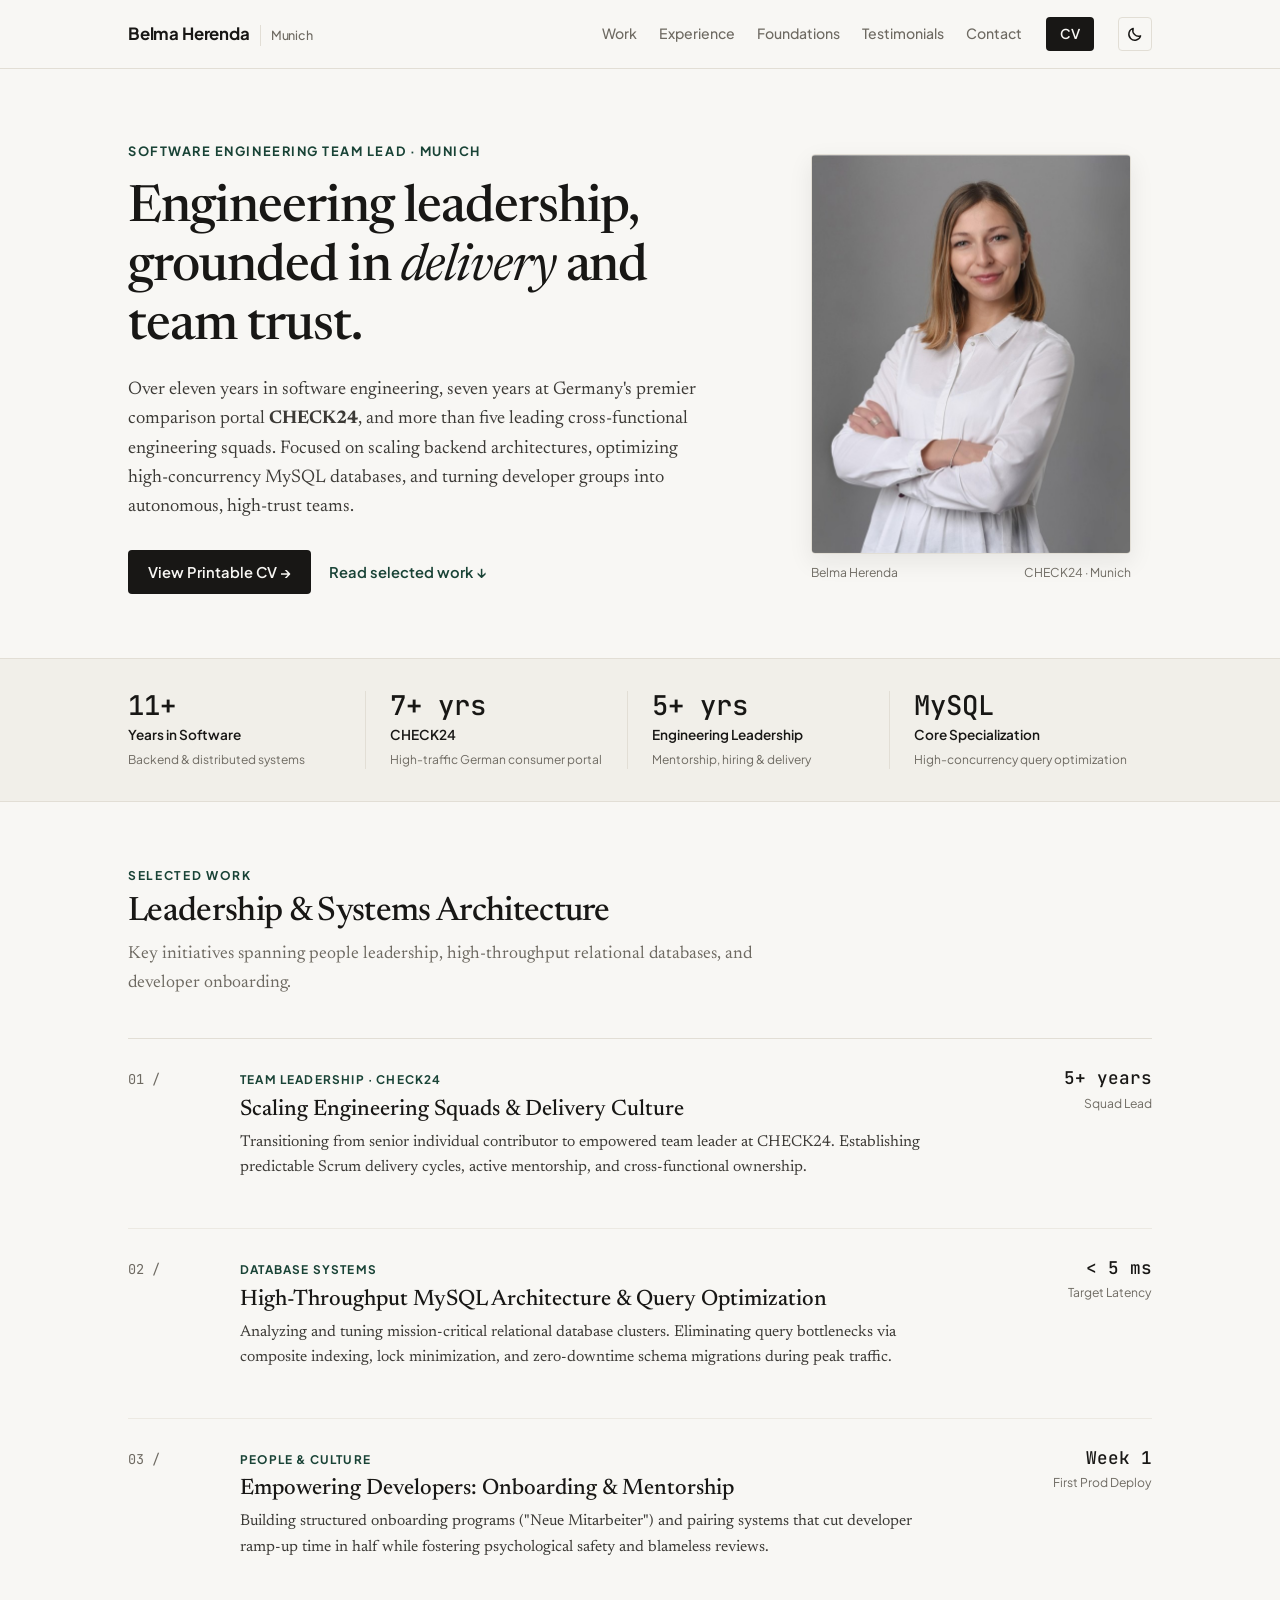
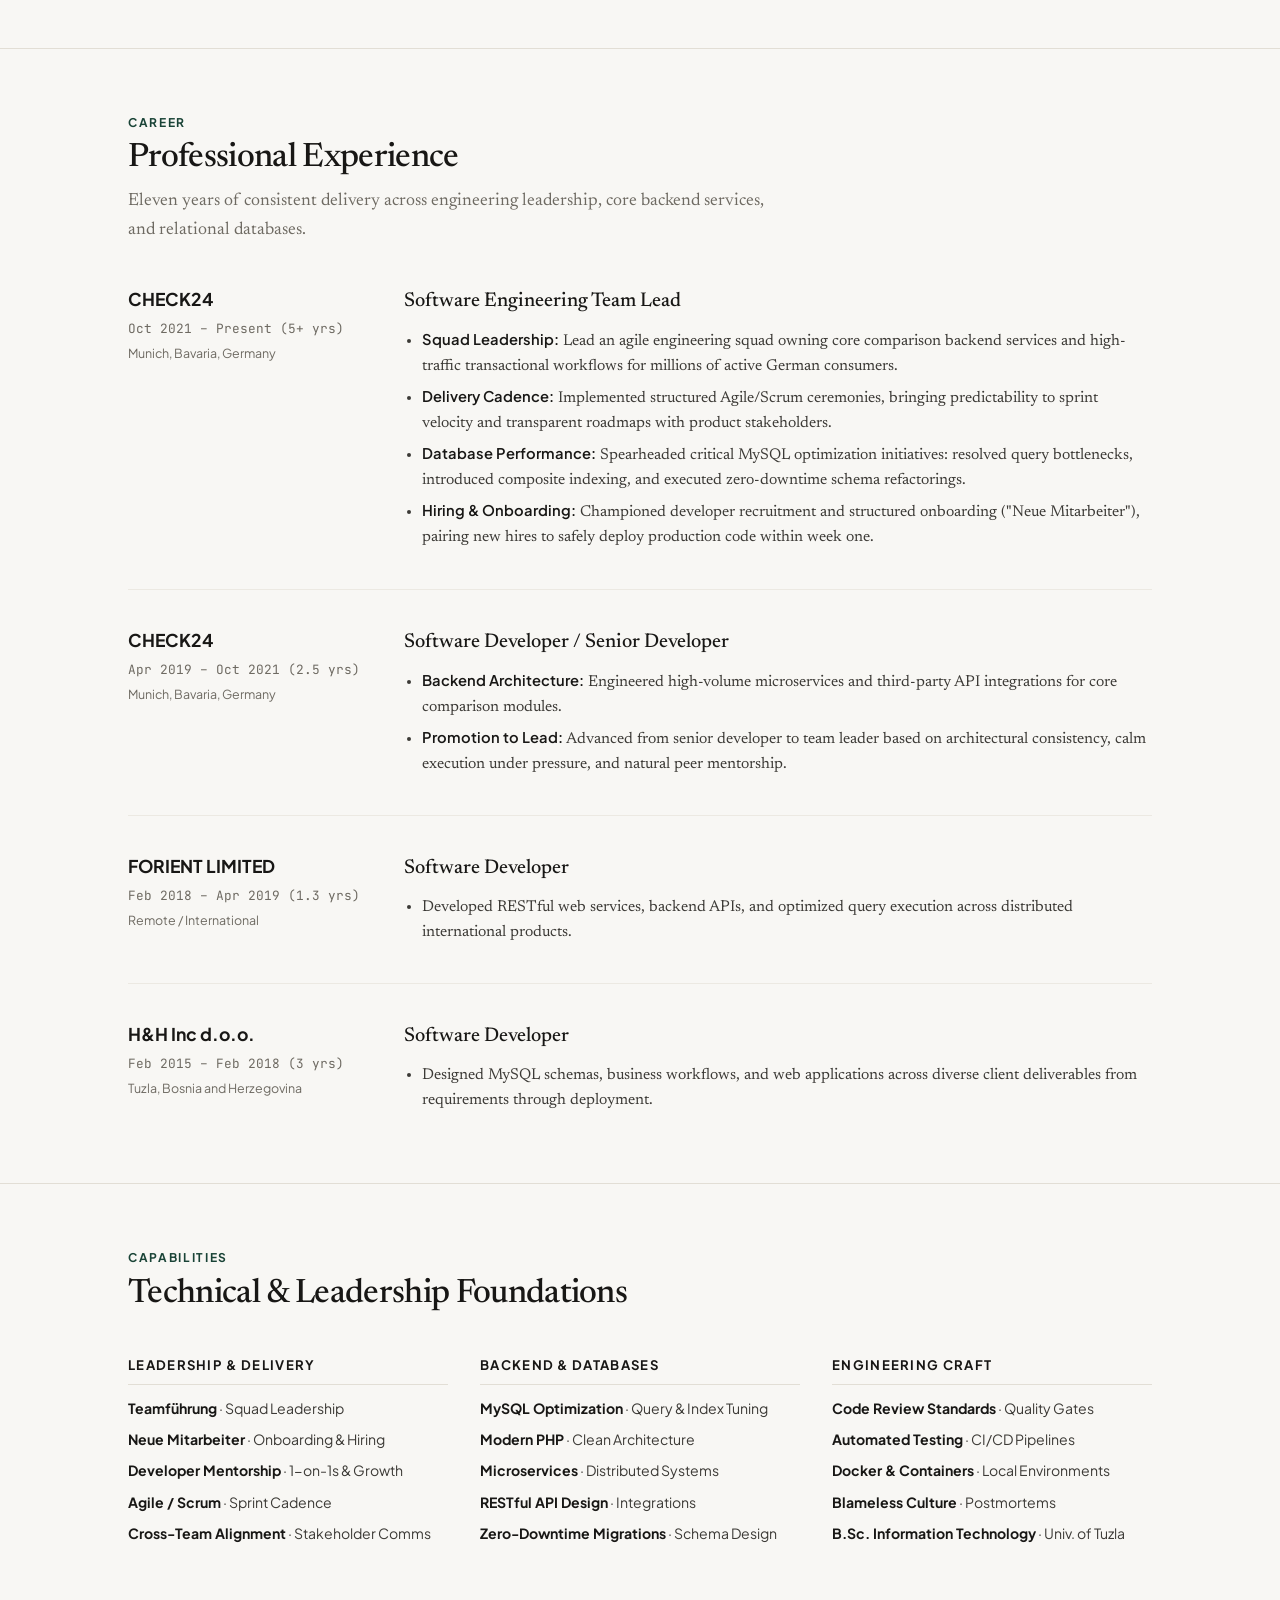
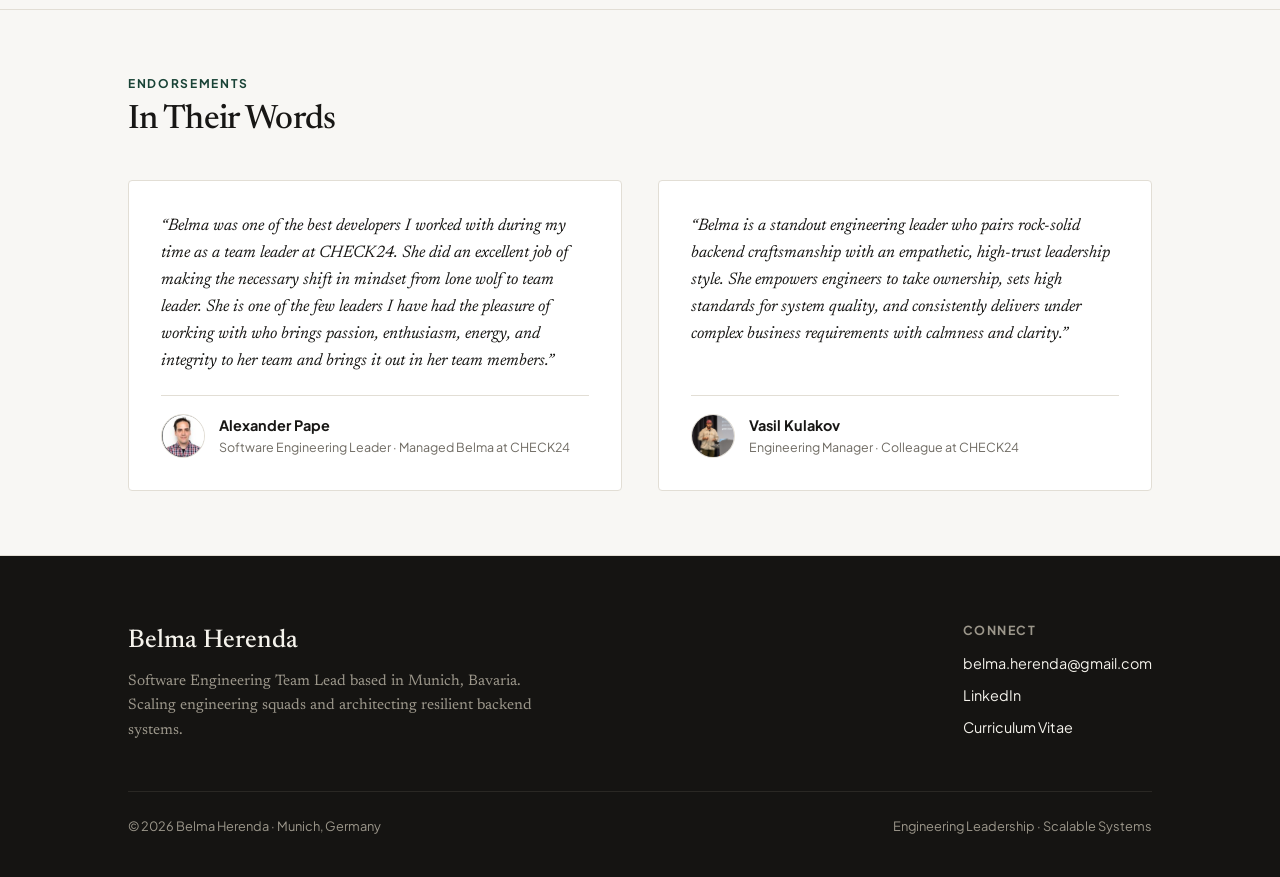
<file: index.html>
<!DOCTYPE html>
<html lang="en">
<head>
    <meta charset="UTF-8">
    <meta name="viewport" content="width=device-width, initial-scale=1.0">
    <meta name="keywords" content="Belma Herenda, Software Engineering Team Lead, Backend Architect, CHECK24, MySQL, Munich, Engineering Leadership">
    <meta name="description" content="Belma Herenda — Software Engineering Team Lead and Backend Architect in Munich. 11 years in software, 7 years at CHECK24: team leadership, MySQL architecture, and high-concurrency systems.">
    <title>Belma Herenda — Software Engineering Team Lead</title>
    <link rel="preconnect" href="https://fonts.googleapis.com">
    <link rel="preconnect" href="https://fonts.gstatic.com" crossorigin>
    <link href="https://fonts.googleapis.com/css2?family=Newsreader:ital,opsz,wght@0,6..72,400;0,6..72,500;0,6..72,600;1,6..72,400;1,6..72,500&family=Plus+Jakarta+Sans:wght@400;500;600;700&family=JetBrains+Mono:wght@400;500&display=swap" rel="stylesheet">
    <link rel="stylesheet" href="css/site.css">
    <script>(function(){try{var t=localStorage.getItem('theme');if(t==='dark'||t==='light')document.documentElement.setAttribute('data-theme',t);}catch(e){}})();</script>
</head>
<body>

<!-- Header -->
<header class="site-header">
    <div class="wrap">
        <a class="brand" href="index.html">
            <span>Belma Herenda</span>
            <span class="brand-title">Munich</span>
        </a>
        <nav class="site-nav" aria-label="Main navigation">
            <ul class="nav-links">
                <li><a href="#work">Work</a></li>
                <li><a href="#experience">Experience</a></li>
                <li><a href="#foundations">Foundations</a></li>
                <li><a href="#testimonials">Testimonials</a></li>
                <li><a href="#contact">Contact</a></li>
            </ul>
            <a class="nav-cv-link" href="cv.html">CV</a>
            <button class="theme-toggle" type="button" aria-label="Switch theme" title="Switch theme">
                <svg class="icon-moon" width="16" height="16" viewBox="0 0 20 20" fill="none" stroke="currentColor" stroke-width="1.8" stroke-linecap="round" stroke-linejoin="round"><path d="M17 12.3A7.3 7.3 0 0 1 7.7 3a7.5 7.5 0 1 0 9.3 9.3Z"></path></svg>
                <svg class="icon-sun" width="16" height="16" viewBox="0 0 20 20" fill="none" stroke="currentColor" stroke-width="1.8" stroke-linecap="round" stroke-linejoin="round"><circle cx="10" cy="10" r="3.6"></circle><path d="M10 1.6v2M10 16.4v2M18.4 10h-2M3.6 10h-2M15.9 4.1l-1.4 1.4M5.5 14.5l-1.4 1.4M15.9 15.9l-1.4-1.4M5.5 5.5 4.1 4.1"></path></svg>
            </button>
        </nav>
    </div>
</header>

<!-- Hero Section -->
<section class="hero" id="about">
    <div class="wrap hero-grid">
        <div class="hero-copy">
            <div class="kicker">Software Engineering Team Lead &middot; Munich</div>
            <h1>Engineering leadership, grounded in <em>delivery</em> and team trust.</h1>
            <p class="hero-description">
                Over eleven years in software engineering, seven years at Germany's premier comparison portal <strong>CHECK24</strong>, and more than five leading cross-functional engineering squads. Focused on scaling backend architectures, optimizing high-concurrency MySQL databases, and turning developer groups into autonomous, high-trust teams.
            </p>
            <div class="hero-actions">
                <a class="btn-editorial" href="cv.html">View Printable CV &rarr;</a>
                <a class="link-editorial" href="#work">Read selected work &darr;</a>
            </div>
        </div>
        <div class="hero-photo-frame">
            <img class="hero-photo" src="i/belma.jpg" alt="Belma Herenda" width="320" height="400" fetchpriority="high">
            <div class="hero-photo-caption">
                <span>Belma Herenda</span>
                <span>CHECK24 &middot; Munich</span>
            </div>
        </div>
    </div>
</section>

<!-- Credential Bar -->
<section class="credentials-bar">
    <div class="wrap credentials-wrap">
        <div class="credential-item">
            <span class="cred-number">11+</span>
            <span class="cred-label">Years in Software</span>
            <span class="cred-sub">Backend &amp; distributed systems</span>
        </div>
        <div class="credential-item">
            <span class="cred-number">7+ yrs</span>
            <span class="cred-label">CHECK24</span>
            <span class="cred-sub">High-traffic German consumer portal</span>
        </div>
        <div class="credential-item">
            <span class="cred-number">5+ yrs</span>
            <span class="cred-label">Engineering Leadership</span>
            <span class="cred-sub">Mentorship, hiring &amp; delivery</span>
        </div>
        <div class="credential-item">
            <span class="cred-number">MySQL</span>
            <span class="cred-label">Core Specialization</span>
            <span class="cred-sub">High-concurrency query optimization</span>
        </div>
    </div>
</section>

<!-- Selected Work -->
<section class="section" id="work">
    <div class="wrap">
        <div class="section-head">
            <div class="section-kicker">Selected Work</div>
            <h2 class="section-title">Leadership &amp; Systems Architecture</h2>
            <p class="section-lede">Key initiatives spanning people leadership, high-throughput relational databases, and developer onboarding.</p>
        </div>
        <div class="case-list">

            <!-- Case 1 -->
            <a class="case-row" href="work/check24-leadership.html">
                <div class="case-num">01 /</div>
                <div class="case-main">
                    <span class="case-domain">Team Leadership &middot; CHECK24</span>
                    <h3 class="case-title">Scaling Engineering Squads &amp; Delivery Culture</h3>
                    <p class="case-summary">Transitioning from senior individual contributor to empowered team leader at CHECK24. Establishing predictable Scrum delivery cycles, active mentorship, and cross-functional ownership.</p>
                </div>
                <div class="case-side">
                    <div class="case-metric">5+ years</div>
                    <div class="case-meta">Squad Lead</div>
                </div>
            </a>

            <!-- Case 2 -->
            <a class="case-row" href="work/mysql-optimization.html">
                <div class="case-num">02 /</div>
                <div class="case-main">
                    <span class="case-domain">Database Systems</span>
                    <h3 class="case-title">High-Throughput MySQL Architecture &amp; Query Optimization</h3>
                    <p class="case-summary">Analyzing and tuning mission-critical relational database clusters. Eliminating query bottlenecks via composite indexing, lock minimization, and zero-downtime schema migrations during peak traffic.</p>
                </div>
                <div class="case-side">
                    <div class="case-metric">&lt; 5 ms</div>
                    <div class="case-meta">Target Latency</div>
                </div>
            </a>

            <!-- Case 3 -->
            <a class="case-row" href="work/team-onboarding.html">
                <div class="case-num">03 /</div>
                <div class="case-main">
                    <span class="case-domain">People &amp; Culture</span>
                    <h3 class="case-title">Empowering Developers: Onboarding &amp; Mentorship</h3>
                    <p class="case-summary">Building structured onboarding programs ("Neue Mitarbeiter") and pairing systems that cut developer ramp-up time in half while fostering psychological safety and blameless reviews.</p>
                </div>
                <div class="case-side">
                    <div class="case-metric">Week 1</div>
                    <div class="case-meta">First Prod Deploy</div>
                </div>
            </a>

        </div>
    </div>
</section>

<!-- Professional Experience -->
<section class="section" id="experience">
    <div class="wrap">
        <div class="section-head">
            <div class="section-kicker">Career</div>
            <h2 class="section-title">Professional Experience</h2>
            <p class="section-lede">Eleven years of consistent delivery across engineering leadership, core backend services, and relational databases.</p>
        </div>
        <div class="timeline-entries">

            <!-- CHECK24 Team Lead -->
            <div class="timeline-entry">
                <div class="timeline-left">
                    <span class="timeline-company-name">CHECK24</span>
                    <span class="timeline-date">Oct 2021 &ndash; Present (5+ yrs)</span>
                    <span class="timeline-loc">Munich, Bavaria, Germany</span>
                </div>
                <div class="timeline-right">
                    <h3 class="timeline-role-name">Software Engineering Team Lead</h3>
                    <ul class="timeline-points">
                        <li><strong>Squad Leadership:</strong> Lead an agile engineering squad owning core comparison backend services and high-traffic transactional workflows for millions of active German consumers.</li>
                        <li><strong>Delivery Cadence:</strong> Implemented structured Agile/Scrum ceremonies, bringing predictability to sprint velocity and transparent roadmaps with product stakeholders.</li>
                        <li><strong>Database Performance:</strong> Spearheaded critical MySQL optimization initiatives: resolved query bottlenecks, introduced composite indexing, and executed zero-downtime schema refactorings.</li>
                        <li><strong>Hiring &amp; Onboarding:</strong> Championed developer recruitment and structured onboarding ("Neue Mitarbeiter"), pairing new hires to safely deploy production code within week one.</li>
                    </ul>
                </div>
            </div>

            <!-- CHECK24 Senior Developer -->
            <div class="timeline-entry">
                <div class="timeline-left">
                    <span class="timeline-company-name">CHECK24</span>
                    <span class="timeline-date">Apr 2019 &ndash; Oct 2021 (2.5 yrs)</span>
                    <span class="timeline-loc">Munich, Bavaria, Germany</span>
                </div>
                <div class="timeline-right">
                    <h3 class="timeline-role-name">Software Developer / Senior Developer</h3>
                    <ul class="timeline-points">
                        <li><strong>Backend Architecture:</strong> Engineered high-volume microservices and third-party API integrations for core comparison modules.</li>
                        <li><strong>Promotion to Lead:</strong> Advanced from senior developer to team leader based on architectural consistency, calm execution under pressure, and natural peer mentorship.</li>
                    </ul>
                </div>
            </div>

            <!-- FORIENT LIMITED -->
            <div class="timeline-entry">
                <div class="timeline-left">
                    <span class="timeline-company-name">FORIENT LIMITED</span>
                    <span class="timeline-date">Feb 2018 &ndash; Apr 2019 (1.3 yrs)</span>
                    <span class="timeline-loc">Remote / International</span>
                </div>
                <div class="timeline-right">
                    <h3 class="timeline-role-name">Software Developer</h3>
                    <ul class="timeline-points">
                        <li>Developed RESTful web services, backend APIs, and optimized query execution across distributed international products.</li>
                    </ul>
                </div>
            </div>

            <!-- H&H Inc d.o.o. -->
            <div class="timeline-entry">
                <div class="timeline-left">
                    <span class="timeline-company-name">H&amp;H Inc d.o.o.</span>
                    <span class="timeline-date">Feb 2015 &ndash; Feb 2018 (3 yrs)</span>
                    <span class="timeline-loc">Tuzla, Bosnia and Herzegovina</span>
                </div>
                <div class="timeline-right">
                    <h3 class="timeline-role-name">Software Developer</h3>
                    <ul class="timeline-points">
                        <li>Designed MySQL schemas, business workflows, and web applications across diverse client deliverables from requirements through deployment.</li>
                    </ul>
                </div>
            </div>

        </div>
    </div>
</section>

<!-- Foundations & Competencies -->
<section class="section" id="foundations">
    <div class="wrap">
        <div class="section-head">
            <div class="section-kicker">Capabilities</div>
            <h2 class="section-title">Technical &amp; Leadership Foundations</h2>
        </div>
        <div class="skills-editorial-grid">
            <div class="skills-column">
                <div class="skills-col-head">Leadership &amp; Delivery</div>
                <ul class="skills-list">
                    <li><strong>Teamführung</strong> &middot; Squad Leadership</li>
                    <li><strong>Neue Mitarbeiter</strong> &middot; Onboarding &amp; Hiring</li>
                    <li><strong>Developer Mentorship</strong> &middot; 1-on-1s &amp; Growth</li>
                    <li><strong>Agile / Scrum</strong> &middot; Sprint Cadence</li>
                    <li><strong>Cross-Team Alignment</strong> &middot; Stakeholder Comms</li>
                </ul>
            </div>
            <div class="skills-column">
                <div class="skills-col-head">Backend &amp; Databases</div>
                <ul class="skills-list">
                    <li><strong>MySQL Optimization</strong> &middot; Query &amp; Index Tuning</li>
                    <li><strong>Modern PHP</strong> &middot; Clean Architecture</li>
                    <li><strong>Microservices</strong> &middot; Distributed Systems</li>
                    <li><strong>RESTful API Design</strong> &middot; Integrations</li>
                    <li><strong>Zero-Downtime Migrations</strong> &middot; Schema Design</li>
                </ul>
            </div>
            <div class="skills-column">
                <div class="skills-col-head">Engineering Craft</div>
                <ul class="skills-list">
                    <li><strong>Code Review Standards</strong> &middot; Quality Gates</li>
                    <li><strong>Automated Testing</strong> &middot; CI/CD Pipelines</li>
                    <li><strong>Docker &amp; Containers</strong> &middot; Local Environments</li>
                    <li><strong>Blameless Culture</strong> &middot; Postmortems</li>
                    <li><strong>B.Sc. Information Technology</strong> &middot; Univ. of Tuzla</li>
                </ul>
            </div>
        </div>
    </div>
</section>

<!-- Testimonials -->
<section class="section" id="testimonials">
    <div class="wrap">
        <div class="section-head">
            <div class="section-kicker">Endorsements</div>
            <h2 class="section-title">In Their Words</h2>
        </div>
        <div class="quotes-grid">

            <div class="quote-block">
                <blockquote class="quote-text">
                    &ldquo;Belma was one of the best developers I worked with during my time as a team leader at CHECK24. She did an excellent job of making the necessary shift in mindset from lone wolf to team leader. She is one of the few leaders I have had the pleasure of working with who brings passion, enthusiasm, energy, and integrity to her team and brings it out in her team members.&rdquo;
                </blockquote>
                <div class="quote-author">
                    <img class="quote-avatar" src="i/r/alexander-pape.png" alt="Alexander Pape" width="44" height="44">
                    <div class="quote-info">
                        <span class="quote-name">Alexander Pape</span>
                        <span class="quote-role">Software Engineering Leader &middot; Managed Belma at CHECK24</span>
                    </div>
                </div>
            </div>

            <div class="quote-block">
                <blockquote class="quote-text">
                    &ldquo;Belma is a standout engineering leader who pairs rock-solid backend craftsmanship with an empathetic, high-trust leadership style. She empowers engineers to take ownership, sets high standards for system quality, and consistently delivers under complex business requirements with calmness and clarity.&rdquo;
                </blockquote>
                <div class="quote-author">
                    <img class="quote-avatar" src="i/r/vasil-kulakov.jpg" alt="Vasil Kulakov" width="44" height="44">
                    <div class="quote-info">
                        <span class="quote-name">Vasil Kulakov</span>
                        <span class="quote-role">Engineering Manager &middot; Colleague at CHECK24</span>
                    </div>
                </div>
            </div>

        </div>
    </div>
</section>

<!-- Footer -->
<footer class="site-footer" id="contact">
    <div class="wrap">
        <div class="footer-inner">
            <div class="footer-lead">
                <h4>Belma Herenda</h4>
                <p>Software Engineering Team Lead based in Munich, Bavaria. Scaling engineering squads and architecting resilient backend systems.</p>
            </div>
            <div class="footer-links-col">
                <div class="footer-links-title">Connect</div>
                <div class="footer-links">
                    <a href="mailto:belma.herenda@gmail.com">belma.herenda@gmail.com</a>
                    <a href="https://www.linkedin.com/in/belmaherenda" target="_blank" rel="noopener">LinkedIn</a>
                    <a href="cv.html">Curriculum Vitae</a>
                </div>
            </div>
        </div>
        <div class="footer-sub">
            <span>&copy; 2026 Belma Herenda &middot; Munich, Germany</span>
            <span>Engineering Leadership &middot; Scalable Systems</span>
        </div>
    </div>
</footer>

<!-- Case Overlay Modal Container -->
<div class="case-overlay" id="case-overlay" role="dialog" aria-modal="true" aria-label="Case Study Dialog">
    <div class="case-dialog">
        <button class="case-close" type="button" aria-label="Close dialog">
            <svg width="14" height="14" viewBox="0 0 24 24" fill="none" stroke="currentColor" stroke-width="2"><line x1="18" y1="6" x2="6" y2="18"></line><line x1="6" y1="6" x2="18" y2="18"></line></svg>
        </button>
        <div class="case-content"></div>
    </div>
</div>

<script src="js/theme.js"></script>
<script src="js/case-overlay.js"></script>
</body>
</html>
</file>
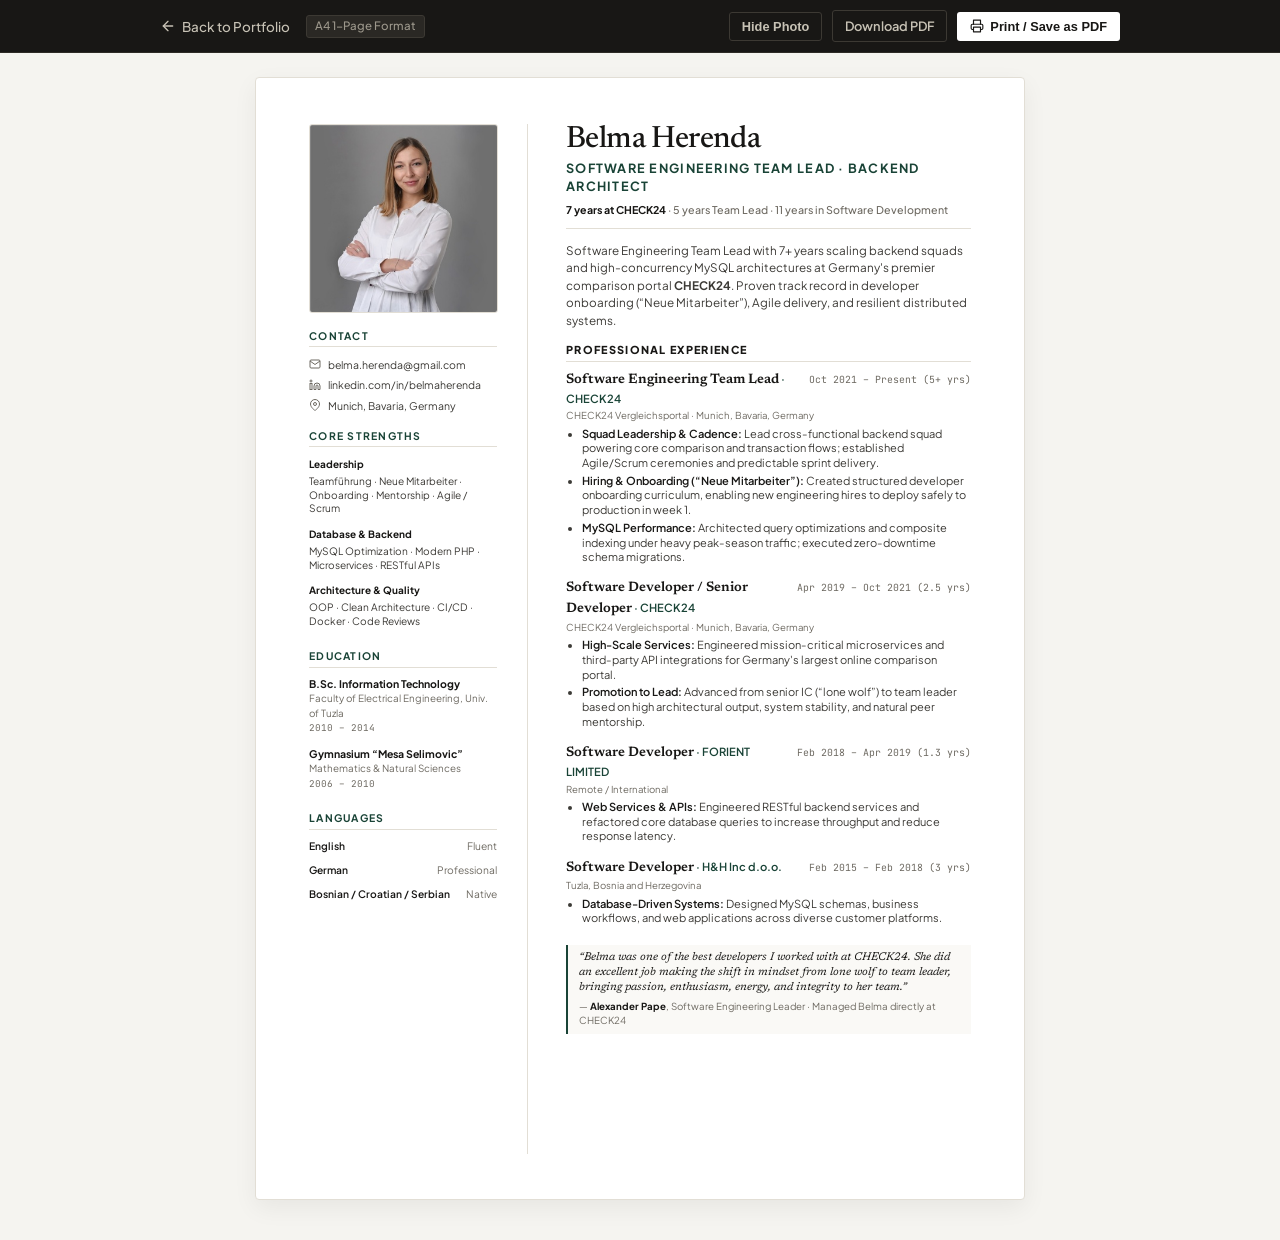
<file: cv.html>
<!DOCTYPE html>
<html lang="en">
<head>
    <meta charset="UTF-8">
    <meta name="viewport" content="width=device-width, initial-scale=1.0">
    <meta name="keywords" content="Belma Herenda, CV, Resume, Software Engineering Team Lead, Backend Architect, MySQL, CHECK24, Munich">
    <meta name="description" content="Curriculum Vitae of Belma Herenda — Software Engineering Team Lead at CHECK24 in Munich. 11 years software engineering, 7 years at CHECK24, 5 years leading teams.">
    <title>Belma Herenda — Software Engineering Team Lead | CV</title>
    <link rel="preconnect" href="https://fonts.googleapis.com">
    <link rel="preconnect" href="https://fonts.gstatic.com" crossorigin>
    <link href="https://fonts.googleapis.com/css2?family=Newsreader:ital,opsz,wght@0,6..72,400;0,6..72,500;0,6..72,600;1,6..72,400&family=Plus+Jakarta+Sans:wght@400;500;600;700&family=JetBrains+Mono:wght@400;500&display=swap" rel="stylesheet">
    <link rel="stylesheet" href="css/cv.css">
    <script>(function(){try{var t=localStorage.getItem('theme');if(t==='dark'||t==='light')document.documentElement.setAttribute('data-theme',t);}catch(e){}})();</script>
</head>
<body>

<!-- Floating Utility Toolbar (Hidden in Print) -->
<nav class="cv-toolbar" aria-label="CV controls">
    <div class="cv-toolbar-wrap">
        <div class="cv-toolbar-left">
            <a class="cv-back-link" href="index.html">
                <svg width="16" height="16" viewBox="0 0 24 24" fill="none" stroke="currentColor" stroke-width="2" stroke-linecap="round" stroke-linejoin="round"><path d="M19 12H5"></path><polyline points="12 19 5 12 12 5"></polyline></svg>
                <span>Back to Portfolio</span>
            </a>
            <span class="cv-toolbar-badge">A4 1-Page Format</span>
        </div>
        <div class="cv-toolbar-actions">
            <button class="cv-tool-btn cv-btn-toggle" id="cv-toggle-photo-btn" type="button" title="Toggle photo visibility">
                <span>Hide Photo</span>
            </button>
            <a class="cv-tool-btn cv-btn-toggle" href="Belma.Herenda-Executive.pdf" download="Belma.Herenda-CV.pdf" title="Download PDF">
                <span>Download PDF</span>
            </a>
            <button class="cv-tool-btn cv-btn-print" id="cv-print-btn" type="button" title="Print (Cmd+P / Ctrl+P)">
                <svg width="14" height="14" viewBox="0 0 24 24" fill="none" stroke="currentColor" stroke-width="2" stroke-linecap="round" stroke-linejoin="round"><polyline points="6 9 6 2 18 2 18 9"></polyline><path d="M6 18H4a2 2 0 0 1-2-2v-5a2 2 0 0 1 2-2h16a2 2 0 0 1 2 2v5a2 2 0 0 1-2 2h-2"></path><rect x="6" y="14" width="12" height="8"></rect></svg>
                <span>Print / Save as PDF</span>
            </button>
        </div>
    </div>
</nav>

<div class="cv-container">
    <main class="cv-sheet">

        <!-- LEFT SIDEBAR -->
        <aside class="cv-sidebar">

            <div class="cv-photo-wrap">
                <img class="cv-avatar" src="i/belma-cv.jpg" alt="Belma Herenda" width="160" height="160">
            </div>

            <!-- Contact -->
            <div class="cv-side-block">
                <div class="cv-side-title">Contact</div>
                <div class="cv-side-contact">
                    <span class="cv-side-contact-item">
                        <svg width="12" height="12" viewBox="0 0 24 24" fill="none" stroke="currentColor" stroke-width="2"><path d="M4 4h16c1.1 0 2 .9 2 2v12c0 1.1-.9 2-2 2H4c-1.1 0-2-.9-2-2V6c0-1.1.9-2 2-2z"></path><polyline points="22,6 12,13 2,6"></polyline></svg>
                        <a href="mailto:belma.herenda@gmail.com">belma.herenda@gmail.com</a>
                    </span>
                    <span class="cv-side-contact-item">
                        <svg width="12" height="12" viewBox="0 0 24 24" fill="none" stroke="currentColor" stroke-width="2"><path d="M16 8a6 6 0 0 1 6 6v7h-4v-7a2 2 0 0 0-2-2 2 2 0 0 0-2 2v7h-4v-7a6 6 0 0 1 6-6z"></path><rect x="2" y="9" width="4" height="12"></rect><circle cx="4" cy="4" r="2"></circle></svg>
                        <a href="https://www.linkedin.com/in/belmaherenda" target="_blank" rel="noopener">linkedin.com/in/belmaherenda</a>
                    </span>
                    <span class="cv-side-contact-item">
                        <svg width="12" height="12" viewBox="0 0 24 24" fill="none" stroke="currentColor" stroke-width="2"><path d="M21 10c0 7-9 13-9 13s-9-6-9-13a9 9 0 0 1 18 0z"></path><circle cx="12" cy="10" r="3"></circle></svg>
                        <span>Munich, Bavaria, Germany</span>
                    </span>
                </div>
            </div>

            <!-- Core Strengths -->
            <div class="cv-side-block">
                <div class="cv-side-title">Core Strengths</div>
                
                <div class="cv-skill-group">
                    <span class="cv-skill-label">Leadership</span>
                    <div class="cv-skill-text">Teamf&uuml;hrung &middot; Neue Mitarbeiter &middot; Onboarding &middot; Mentorship &middot; Agile / Scrum</div>
                </div>

                <div class="cv-skill-group">
                    <span class="cv-skill-label">Database &amp; Backend</span>
                    <div class="cv-skill-text">MySQL Optimization &middot; Modern PHP &middot; Microservices &middot; RESTful APIs</div>
                </div>

                <div class="cv-skill-group">
                    <span class="cv-skill-label">Architecture &amp; Quality</span>
                    <div class="cv-skill-text">OOP &middot; Clean Architecture &middot; CI/CD &middot; Docker &middot; Code Reviews</div>
                </div>
            </div>

            <!-- Education -->
            <div class="cv-side-block">
                <div class="cv-side-title">Education</div>
                <div class="cv-side-edu-item">
                    <div class="cv-side-edu-degree">B.Sc. Information Technology</div>
                    <div class="cv-side-edu-school">Faculty of Electrical Engineering, Univ. of Tuzla</div>
                    <div class="cv-side-edu-date">2010 &ndash; 2014</div>
                </div>
                <div class="cv-side-edu-item">
                    <div class="cv-side-edu-degree">Gymnasium &ldquo;Mesa Selimovic&rdquo;</div>
                    <div class="cv-side-edu-school">Mathematics &amp; Natural Sciences</div>
                    <div class="cv-side-edu-date">2006 &ndash; 2010</div>
                </div>
            </div>

            <!-- Languages -->
            <div class="cv-side-block">
                <div class="cv-side-title">Languages</div>
                <div class="cv-side-lang-row">
                    <span class="cv-side-lang-name">English</span>
                    <span class="cv-side-lang-level">Fluent</span>
                </div>
                <div class="cv-side-lang-row">
                    <span class="cv-side-lang-name">German</span>
                    <span class="cv-side-lang-level">Professional</span>
                </div>
                <div class="cv-side-lang-row">
                    <span class="cv-side-lang-name">Bosnian / Croatian / Serbian</span>
                    <span class="cv-side-lang-level">Native</span>
                </div>
            </div>

        </aside>

        <!-- RIGHT MAIN COLUMN -->
        <section class="cv-main">

            <!-- Header -->
            <header class="cv-hero-head">
                <h1 class="cv-name">Belma Herenda</h1>
                <div class="cv-title">Software Engineering Team Lead &middot; Backend Architect</div>
                <div class="cv-cred-line">
                    <strong>7 years at CHECK24</strong> &middot; 5 years Team Lead &middot; 11 years in Software Development
                </div>
            </header>

            <!-- Executive Summary -->
            <div class="cv-summary">
                Software Engineering Team Lead with 7+ years scaling backend squads and high-concurrency MySQL architectures at Germany's premier comparison portal <strong>CHECK24</strong>. Proven track record in developer onboarding (&ldquo;Neue Mitarbeiter&rdquo;), Agile delivery, and resilient distributed systems.
            </div>

            <!-- Experience -->
            <div>
                <h2 class="cv-main-title">Professional Experience</h2>
                <div class="cv-jobs-list">

                    <!-- Role 1: CHECK24 Team Lead -->
                    <article class="cv-job-entry">
                        <div class="cv-job-top">
                            <div class="cv-job-role-wrap">
                                <span class="cv-job-role">Software Engineering Team Lead</span>
                                <span class="cv-job-company">&middot; CHECK24</span>
                            </div>
                            <span class="cv-job-dates">Oct 2021 &ndash; Present (5+ yrs)</span>
                        </div>
                        <div class="cv-job-location">CHECK24 Vergleichsportal &middot; Munich, Bavaria, Germany</div>
                        <ul class="cv-job-points">
                            <li><strong>Squad Leadership &amp; Cadence:</strong> Lead cross-functional backend squad powering core comparison and transaction flows; established Agile/Scrum ceremonies and predictable sprint delivery.</li>
                            <li><strong>Hiring &amp; Onboarding (&ldquo;Neue Mitarbeiter&rdquo;):</strong> Created structured developer onboarding curriculum, enabling new engineering hires to deploy safely to production in week 1.</li>
                            <li><strong>MySQL Performance:</strong> Architected query optimizations and composite indexing under heavy peak-season traffic; executed zero-downtime schema migrations.</li>
                        </ul>
                    </article>

                    <!-- Role 2: CHECK24 Senior Developer -->
                    <article class="cv-job-entry">
                        <div class="cv-job-top">
                            <div class="cv-job-role-wrap">
                                <span class="cv-job-role">Software Developer / Senior Developer</span>
                                <span class="cv-job-company">&middot; CHECK24</span>
                            </div>
                            <span class="cv-job-dates">Apr 2019 &ndash; Oct 2021 (2.5 yrs)</span>
                        </div>
                        <div class="cv-job-location">CHECK24 Vergleichsportal &middot; Munich, Bavaria, Germany</div>
                        <ul class="cv-job-points">
                            <li><strong>High-Scale Services:</strong> Engineered mission-critical microservices and third-party API integrations for Germany's largest online comparison portal.</li>
                            <li><strong>Promotion to Lead:</strong> Advanced from senior IC (&ldquo;lone wolf&rdquo;) to team leader based on high architectural output, system stability, and natural peer mentorship.</li>
                        </ul>
                    </article>

                    <!-- Role 3: FORIENT LIMITED -->
                    <article class="cv-job-entry">
                        <div class="cv-job-top">
                            <div class="cv-job-role-wrap">
                                <span class="cv-job-role">Software Developer</span>
                                <span class="cv-job-company">&middot; FORIENT LIMITED</span>
                            </div>
                            <span class="cv-job-dates">Feb 2018 &ndash; Apr 2019 (1.3 yrs)</span>
                        </div>
                        <div class="cv-job-location">Remote / International</div>
                        <ul class="cv-job-points">
                            <li><strong>Web Services &amp; APIs:</strong> Engineered RESTful backend services and refactored core database queries to increase throughput and reduce response latency.</li>
                        </ul>
                    </article>

                    <!-- Role 4: H&H Inc d.o.o. -->
                    <article class="cv-job-entry">
                        <div class="cv-job-top">
                            <div class="cv-job-role-wrap">
                                <span class="cv-job-role">Software Developer</span>
                                <span class="cv-job-company">&middot; H&amp;H Inc d.o.o.</span>
                            </div>
                            <span class="cv-job-dates">Feb 2015 &ndash; Feb 2018 (3 yrs)</span>
                        </div>
                        <div class="cv-job-location">Tuzla, Bosnia and Herzegovina</div>
                        <ul class="cv-job-points">
                            <li><strong>Database-Driven Systems:</strong> Designed MySQL schemas, business workflows, and web applications across diverse customer platforms.</li>
                        </ul>
                    </article>

                </div>
            </div>

            <!-- Endorsement Quote -->
            <div class="cv-quote-card">
                <div class="cv-quote-text">
                    &ldquo;Belma was one of the best developers I worked with at CHECK24. She did an excellent job making the shift in mindset from lone wolf to team leader, bringing passion, enthusiasm, energy, and integrity to her team.&rdquo;
                </div>
                <div class="cv-quote-author">
                    &mdash; <strong>Alexander Pape</strong>, Software Engineering Leader &middot; Managed Belma directly at CHECK24
                </div>
            </div>

        </section>

    </main>
</div>

<script src="js/theme.js"></script>
<script src="js/cv.js"></script>
</body>
</html>
</file>
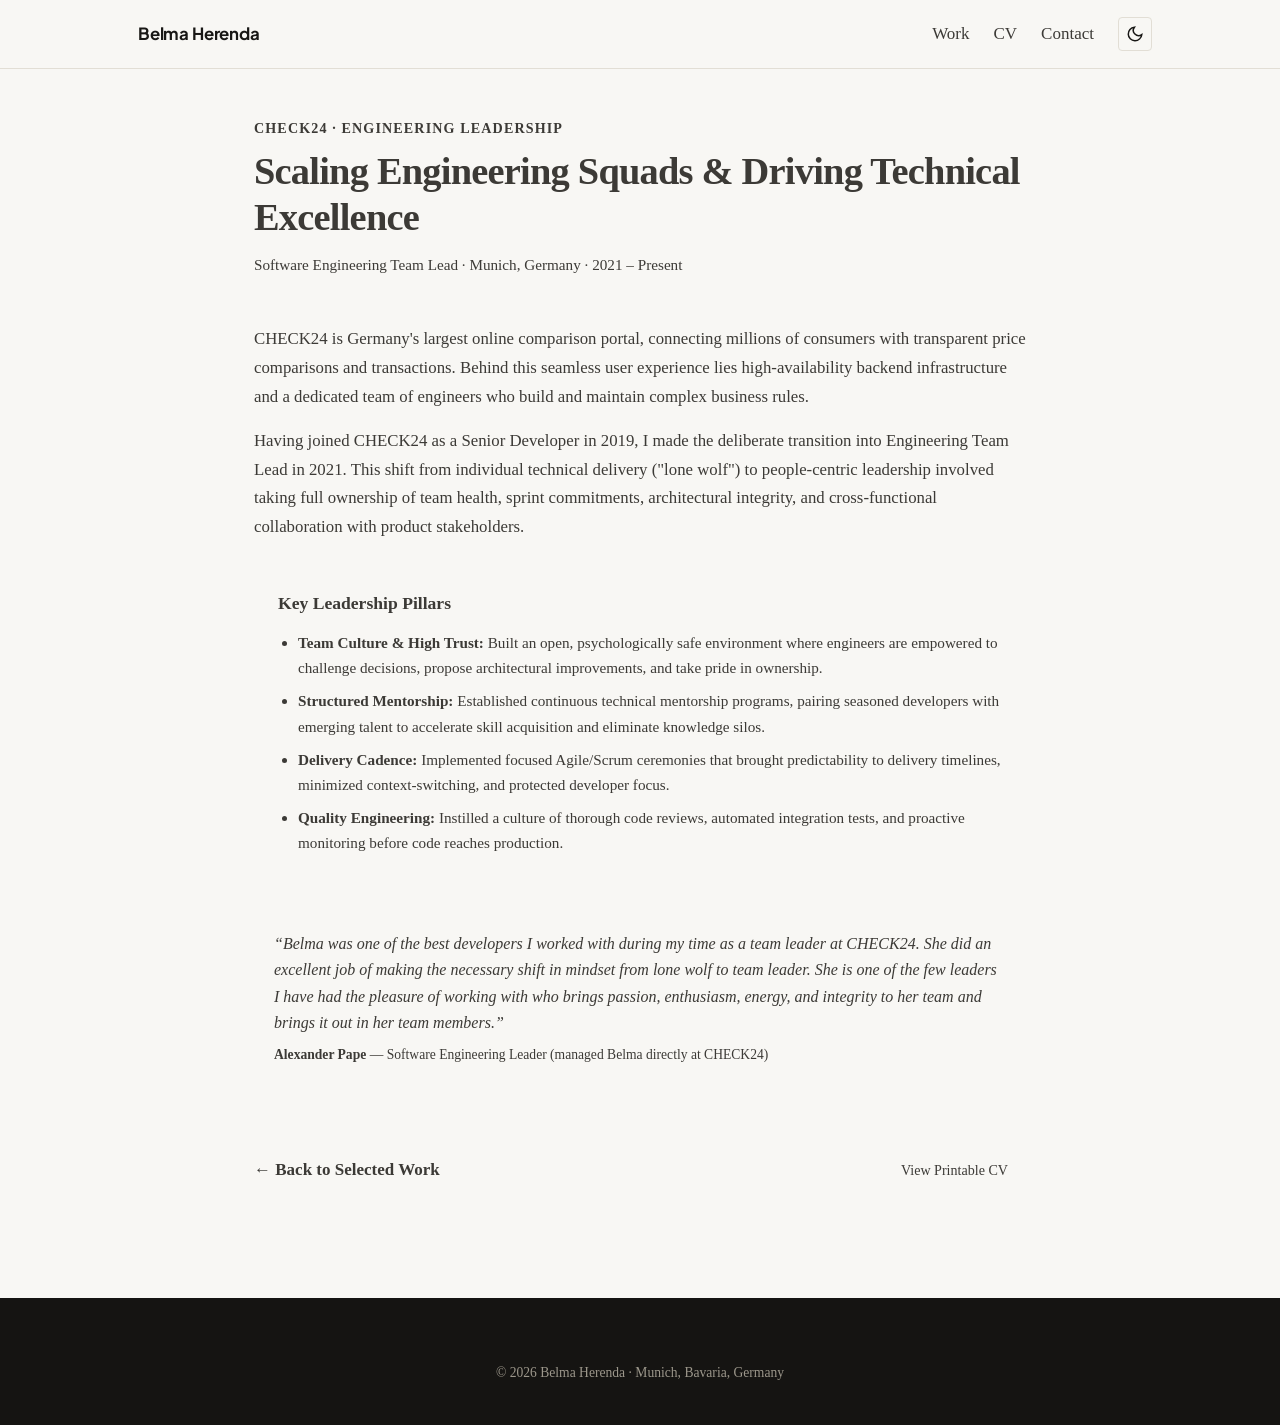
<file: work/check24-leadership.html>
<!DOCTYPE html>
<html lang="en">
<head>
    <meta charset="UTF-8">
    <meta name="viewport" content="width=device-width, initial-scale=1.0">
    <meta name="description" content="Case Study: Scaling Engineering Squads & Driving Technical Excellence at CHECK24 — Belma Herenda">
    <title>Scaling Engineering Squads at CHECK24 — Belma Herenda</title>
    <link rel="preconnect" href="https://fonts.googleapis.com">
    <link rel="preconnect" href="https://fonts.gstatic.com" crossorigin>
    <link href="https://fonts.googleapis.com/css2?family=Plus+Jakarta+Sans:wght@400;500;600;700;800&family=JetBrains+Mono:wght@400;600&display=swap" rel="stylesheet">
    <link rel="stylesheet" href="../css/site.css">
    <script>(function(){try{var t=localStorage.getItem('theme');if(t==='dark'||t==='light')document.documentElement.setAttribute('data-theme',t);}catch(e){}})();</script>
</head>
<body>

<header class="site-header">
    <div class="wrap">
        <a class="brand" href="../index.html">
            <span class="brand-dot"></span>
            <span>Belma Herenda</span>
        </a>
        <nav class="site-nav">
            <a href="../index.html#work">Work</a>
            <a href="../cv.html">CV</a>
            <a href="../index.html#contact">Contact</a>
            <button class="theme-toggle" type="button" aria-label="Switch theme">
                <svg class="icon-moon" width="18" height="18" viewBox="0 0 24 24" fill="none" stroke="currentColor" stroke-width="2"><path d="M21 12.79A9 9 0 1 1 11.21 3 7 7 0 0 0 21 12.79z"></path></svg>
                <svg class="icon-sun" width="18" height="18" viewBox="0 0 24 24" fill="none" stroke="currentColor" stroke-width="2"><circle cx="12" cy="12" r="5"></circle><line x1="12" y1="1" x2="12" y2="3"></line><line x1="12" y1="21" x2="12" y2="23"></line><line x1="4.22" y1="4.22" x2="5.64" y2="5.64"></line><line x1="18.36" y1="18.36" x2="19.78" y2="19.78"></line><line x1="1" y1="12" x2="3" y2="12"></line><line x1="21" y1="12" x2="23" y2="12"></line><line x1="4.22" y1="19.78" x2="5.64" y2="18.36"></line><line x1="18.36" y1="5.64" x2="19.78" y2="4.22"></line></svg>
            </button>
        </nav>
    </div>
</header>

<main class="case wrap" style="padding: 48px 24px; max-width: 820px; margin: 0 auto;">
    <div class="case-meta" style="color: var(--primary); font-weight: 700; font-size: 0.88rem; text-transform: uppercase; letter-spacing: 0.08em; margin-bottom: 8px;">CHECK24 &middot; Engineering Leadership</div>
    <h1 style="font-size: 2.4rem; font-weight: 800; color: var(--text-main); line-height: 1.2; margin-bottom: 12px; letter-spacing: -0.02em;">Scaling Engineering Squads &amp; Driving Technical Excellence</h1>
    <div style="font-size: 0.95rem; color: var(--text-muted); margin-bottom: 32px; padding-bottom: 16px; border-bottom: 1px solid var(--card-border);">Software Engineering Team Lead &middot; Munich, Germany &middot; 2021 &ndash; Present</div>

    <div style="font-size: 1.05rem; line-height: 1.7; color: var(--text-body); margin-bottom: 24px;">
        <p style="margin-bottom: 16px;">CHECK24 is Germany's largest online comparison portal, connecting millions of consumers with transparent price comparisons and transactions. Behind this seamless user experience lies high-availability backend infrastructure and a dedicated team of engineers who build and maintain complex business rules.</p>

        <p style="margin-bottom: 16px;">Having joined CHECK24 as a Senior Developer in 2019, I made the deliberate transition into Engineering Team Lead in 2021. This shift from individual technical delivery ("lone wolf") to people-centric leadership involved taking full ownership of team health, sprint commitments, architectural integrity, and cross-functional collaboration with product stakeholders.</p>
    </div>

    <div style="background: var(--bg-subtle); border: 1px solid var(--card-border); border-radius: var(--radius-lg); padding: 24px; margin-bottom: 32px;">
        <h3 style="font-size: 1.1rem; font-weight: 700; color: var(--text-main); margin-bottom: 12px;">Key Leadership Pillars</h3>
        <ul style="padding-left: 20px; display: flex; flex-direction: column; gap: 8px; font-size: 0.95rem;">
            <li><strong>Team Culture &amp; High Trust:</strong> Built an open, psychologically safe environment where engineers are empowered to challenge decisions, propose architectural improvements, and take pride in ownership.</li>
            <li><strong>Structured Mentorship:</strong> Established continuous technical mentorship programs, pairing seasoned developers with emerging talent to accelerate skill acquisition and eliminate knowledge silos.</li>
            <li><strong>Delivery Cadence:</strong> Implemented focused Agile/Scrum ceremonies that brought predictability to delivery timelines, minimized context-switching, and protected developer focus.</li>
            <li><strong>Quality Engineering:</strong> Instilled a culture of thorough code reviews, automated integration tests, and proactive monitoring before code reaches production.</li>
        </ul>
    </div>

    <div style="border-left: 3px solid var(--primary); padding-left: 20px; margin: 32px 0; background: var(--card-bg); padding: 20px; border-radius: 0 var(--radius-md) var(--radius-md) 0; border: 1px solid var(--card-border); border-left: 3px solid var(--primary);">
        <p style="font-style: italic; color: var(--text-main); margin-bottom: 8px; font-size: 1rem;">&ldquo;Belma was one of the best developers I worked with during my time as a team leader at CHECK24. She did an excellent job of making the necessary shift in mindset from lone wolf to team leader. She is one of the few leaders I have had the pleasure of working with who brings passion, enthusiasm, energy, and integrity to her team and brings it out in her team members.&rdquo;</p>
        <div style="font-size: 0.85rem; color: var(--text-muted);">
            <strong>Alexander Pape</strong> &mdash; Software Engineering Leader (managed Belma directly at CHECK24)
        </div>
    </div>

    <div style="margin-top: 40px; padding-top: 24px; border-top: 1px solid var(--card-border); display: flex; justify-content: space-between; align-items: center;">
        <a href="../index.html#work" style="display: inline-flex; align-items: center; gap: 6px; font-weight: 600; color: var(--primary);">&larr; Back to Selected Work</a>
        <a href="../cv.html" class="btn btn-primary" style="padding: 8px 18px; font-size: 0.88rem;">View Printable CV</a>
    </div>
</main>

<footer class="site-footer" style="margin-top: 60px;">
    <div class="wrap" style="text-align: center; font-size: 0.85rem; color: var(--footer-muted);">
        &copy; 2026 Belma Herenda &middot; Munich, Bavaria, Germany
    </div>
</footer>

<script src="../js/theme.js"></script>
</body>
</html>
</file>
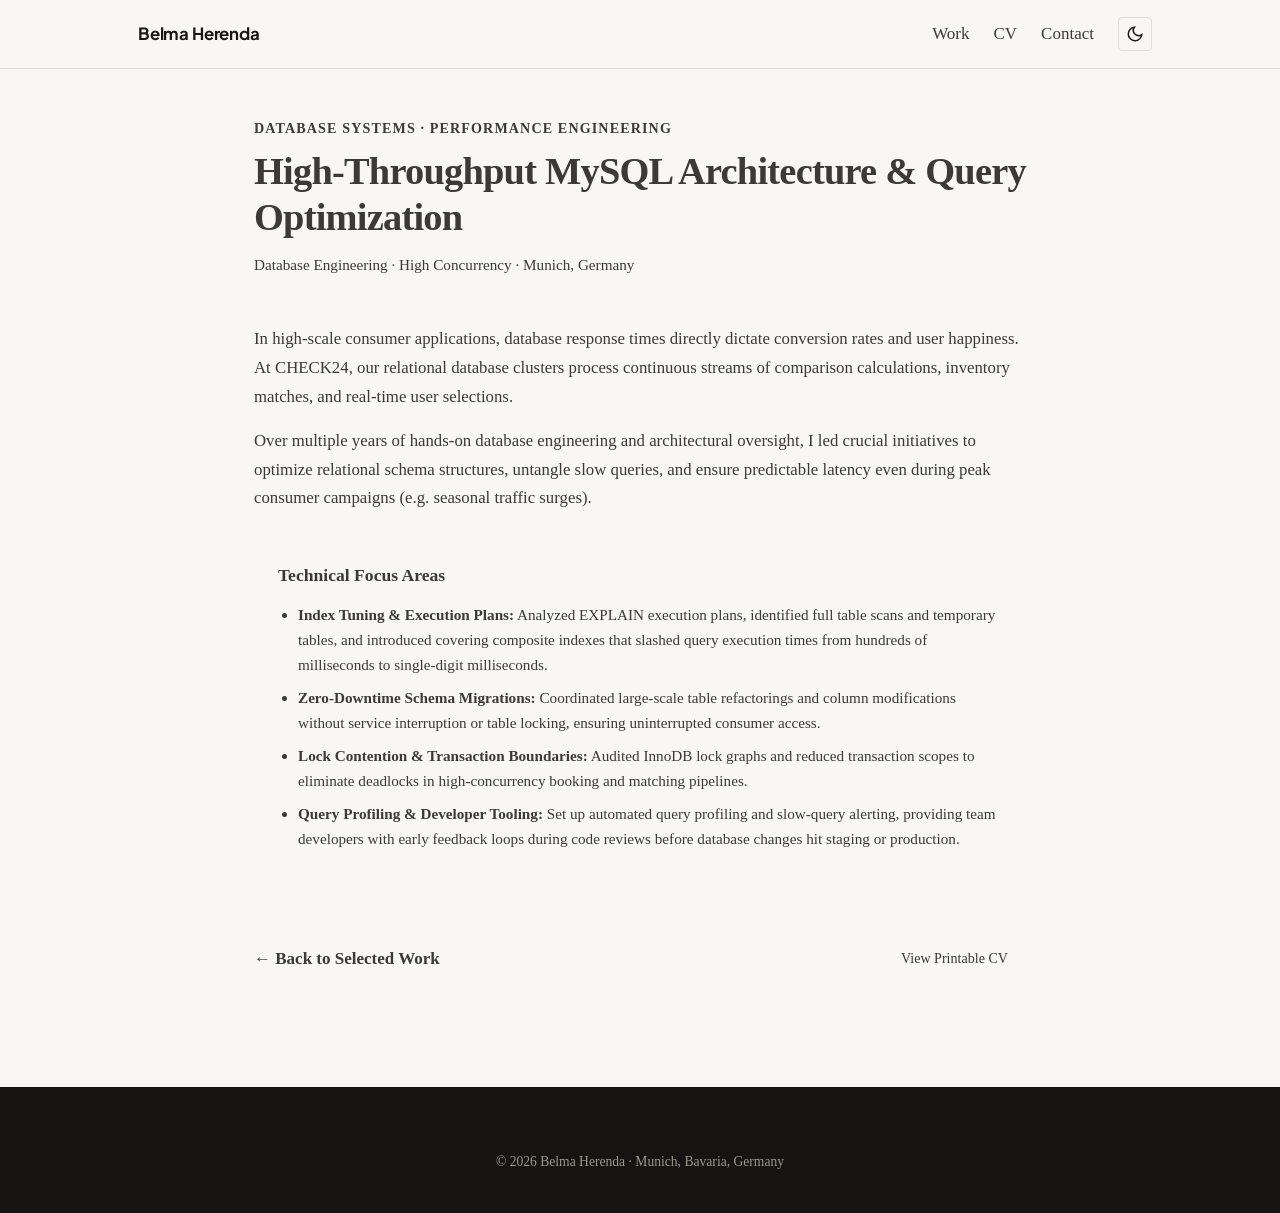
<file: work/mysql-optimization.html>
<!DOCTYPE html>
<html lang="en">
<head>
    <meta charset="UTF-8">
    <meta name="viewport" content="width=device-width, initial-scale=1.0">
    <meta name="description" content="Case Study: High-Throughput MySQL Architecture & Query Optimization — Belma Herenda">
    <title>MySQL Architecture &amp; Query Optimization — Belma Herenda</title>
    <link rel="preconnect" href="https://fonts.googleapis.com">
    <link rel="preconnect" href="https://fonts.gstatic.com" crossorigin>
    <link href="https://fonts.googleapis.com/css2?family=Plus+Jakarta+Sans:wght@400;500;600;700;800&family=JetBrains+Mono:wght@400;600&display=swap" rel="stylesheet">
    <link rel="stylesheet" href="../css/site.css">
    <script>(function(){try{var t=localStorage.getItem('theme');if(t==='dark'||t==='light')document.documentElement.setAttribute('data-theme',t);}catch(e){}})();</script>
</head>
<body>

<header class="site-header">
    <div class="wrap">
        <a class="brand" href="../index.html">
            <span class="brand-dot"></span>
            <span>Belma Herenda</span>
        </a>
        <nav class="site-nav">
            <a href="../index.html#work">Work</a>
            <a href="../cv.html">CV</a>
            <a href="../index.html#contact">Contact</a>
            <button class="theme-toggle" type="button" aria-label="Switch theme">
                <svg class="icon-moon" width="18" height="18" viewBox="0 0 24 24" fill="none" stroke="currentColor" stroke-width="2"><path d="M21 12.79A9 9 0 1 1 11.21 3 7 7 0 0 0 21 12.79z"></path></svg>
                <svg class="icon-sun" width="18" height="18" viewBox="0 0 24 24" fill="none" stroke="currentColor" stroke-width="2"><circle cx="12" cy="12" r="5"></circle><line x1="12" y1="1" x2="12" y2="3"></line><line x1="12" y1="21" x2="12" y2="23"></line><line x1="4.22" y1="4.22" x2="5.64" y2="5.64"></line><line x1="18.36" y1="18.36" x2="19.78" y2="19.78"></line><line x1="1" y1="12" x2="3" y2="12"></line><line x1="21" y1="12" x2="23" y2="12"></line><line x1="4.22" y1="19.78" x2="5.64" y2="18.36"></line><line x1="18.36" y1="5.64" x2="19.78" y2="4.22"></line></svg>
            </button>
        </nav>
    </div>
</header>

<main class="case wrap" style="padding: 48px 24px; max-width: 820px; margin: 0 auto;">
    <div class="case-meta" style="color: var(--primary); font-weight: 700; font-size: 0.88rem; text-transform: uppercase; letter-spacing: 0.08em; margin-bottom: 8px;">Database Systems &middot; Performance Engineering</div>
    <h1 style="font-size: 2.4rem; font-weight: 800; color: var(--text-main); line-height: 1.2; margin-bottom: 12px; letter-spacing: -0.02em;">High-Throughput MySQL Architecture &amp; Query Optimization</h1>
    <div style="font-size: 0.95rem; color: var(--text-muted); margin-bottom: 32px; padding-bottom: 16px; border-bottom: 1px solid var(--card-border);">Database Engineering &middot; High Concurrency &middot; Munich, Germany</div>

    <div style="font-size: 1.05rem; line-height: 1.7; color: var(--text-body); margin-bottom: 24px;">
        <p style="margin-bottom: 16px;">In high-scale consumer applications, database response times directly dictate conversion rates and user happiness. At CHECK24, our relational database clusters process continuous streams of comparison calculations, inventory matches, and real-time user selections.</p>

        <p style="margin-bottom: 16px;">Over multiple years of hands-on database engineering and architectural oversight, I led crucial initiatives to optimize relational schema structures, untangle slow queries, and ensure predictable latency even during peak consumer campaigns (e.g. seasonal traffic surges).</p>
    </div>

    <div style="background: var(--bg-subtle); border: 1px solid var(--card-border); border-radius: var(--radius-lg); padding: 24px; margin-bottom: 32px;">
        <h3 style="font-size: 1.1rem; font-weight: 700; color: var(--text-main); margin-bottom: 12px;">Technical Focus Areas</h3>
        <ul style="padding-left: 20px; display: flex; flex-direction: column; gap: 8px; font-size: 0.95rem;">
            <li><strong>Index Tuning &amp; Execution Plans:</strong> Analyzed EXPLAIN execution plans, identified full table scans and temporary tables, and introduced covering composite indexes that slashed query execution times from hundreds of milliseconds to single-digit milliseconds.</li>
            <li><strong>Zero-Downtime Schema Migrations:</strong> Coordinated large-scale table refactorings and column modifications without service interruption or table locking, ensuring uninterrupted consumer access.</li>
            <li><strong>Lock Contention &amp; Transaction Boundaries:</strong> Audited InnoDB lock graphs and reduced transaction scopes to eliminate deadlocks in high-concurrency booking and matching pipelines.</li>
            <li><strong>Query Profiling &amp; Developer Tooling:</strong> Set up automated query profiling and slow-query alerting, providing team developers with early feedback loops during code reviews before database changes hit staging or production.</li>
        </ul>
    </div>

    <div style="margin-top: 40px; padding-top: 24px; border-top: 1px solid var(--card-border); display: flex; justify-content: space-between; align-items: center;">
        <a href="../index.html#work" style="display: inline-flex; align-items: center; gap: 6px; font-weight: 600; color: var(--primary);">&larr; Back to Selected Work</a>
        <a href="../cv.html" class="btn btn-primary" style="padding: 8px 18px; font-size: 0.88rem;">View Printable CV</a>
    </div>
</main>

<footer class="site-footer" style="margin-top: 60px;">
    <div class="wrap" style="text-align: center; font-size: 0.85rem; color: var(--footer-muted);">
        &copy; 2026 Belma Herenda &middot; Munich, Bavaria, Germany
    </div>
</footer>

<script src="../js/theme.js"></script>
</body>
</html>
</file>
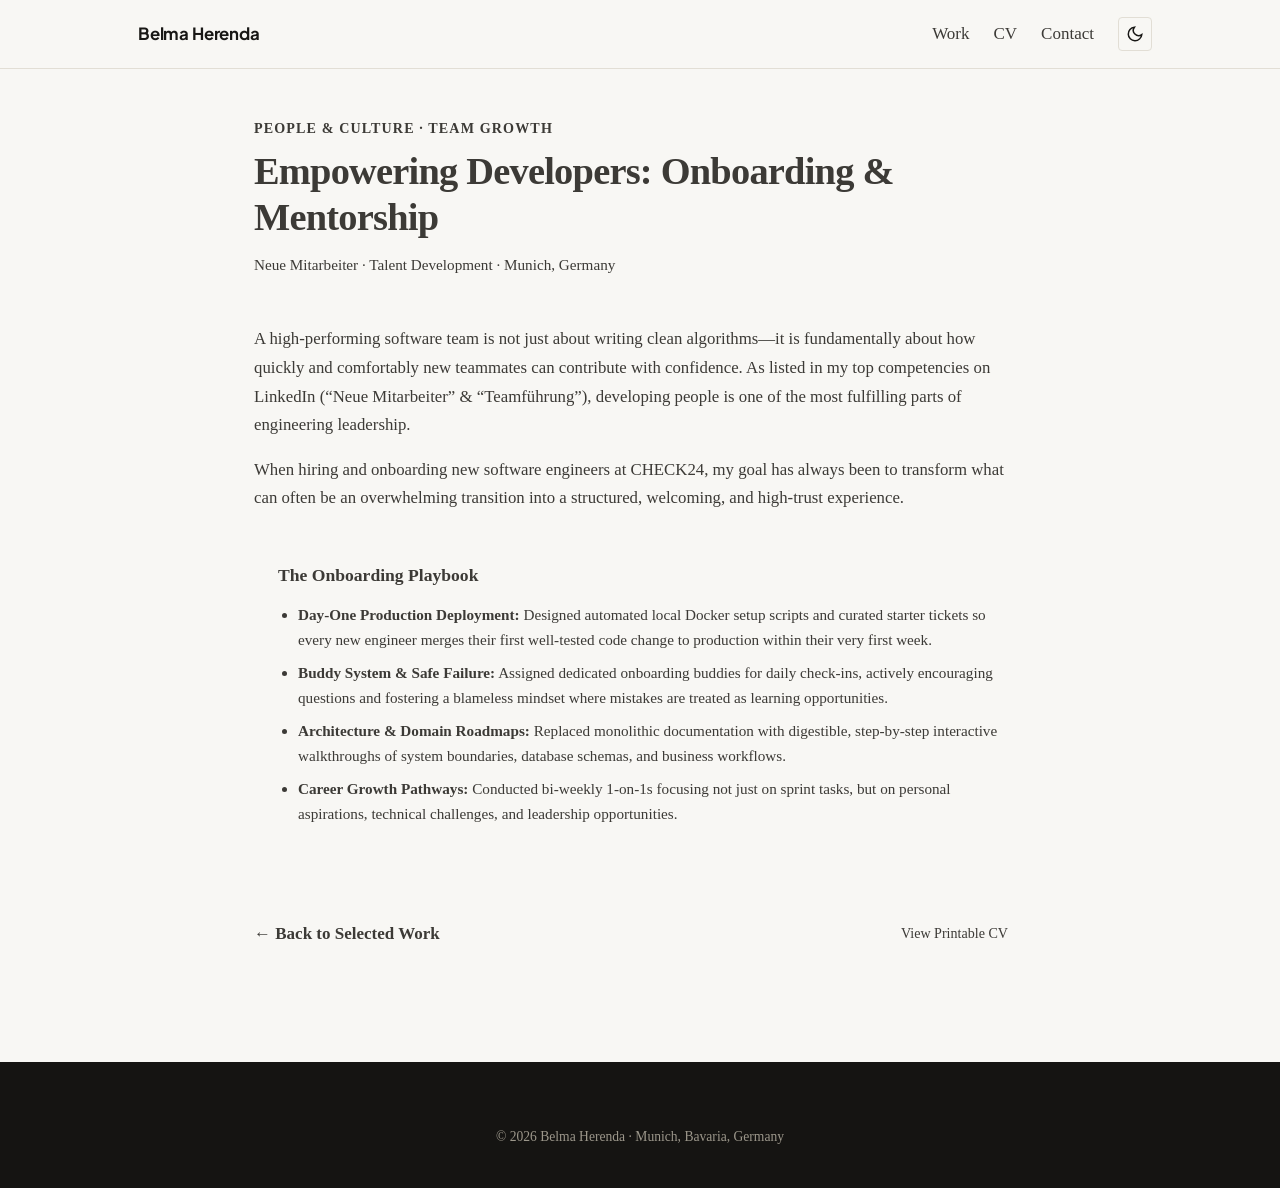
<file: work/team-onboarding.html>
<!DOCTYPE html>
<html lang="en">
<head>
    <meta charset="UTF-8">
    <meta name="viewport" content="width=device-width, initial-scale=1.0">
    <meta name="description" content="Case Study: Engineering Onboarding, Mentorship & Culture — Belma Herenda">
    <title>Onboarding &amp; Mentorship — Belma Herenda</title>
    <link rel="preconnect" href="https://fonts.googleapis.com">
    <link rel="preconnect" href="https://fonts.gstatic.com" crossorigin>
    <link href="https://fonts.googleapis.com/css2?family=Plus+Jakarta+Sans:wght@400;500;600;700;800&family=JetBrains+Mono:wght@400;600&display=swap" rel="stylesheet">
    <link rel="stylesheet" href="../css/site.css">
    <script>(function(){try{var t=localStorage.getItem('theme');if(t==='dark'||t==='light')document.documentElement.setAttribute('data-theme',t);}catch(e){}})();</script>
</head>
<body>

<header class="site-header">
    <div class="wrap">
        <a class="brand" href="../index.html">
            <span class="brand-dot"></span>
            <span>Belma Herenda</span>
        </a>
        <nav class="site-nav">
            <a href="../index.html#work">Work</a>
            <a href="../cv.html">CV</a>
            <a href="../index.html#contact">Contact</a>
            <button class="theme-toggle" type="button" aria-label="Switch theme">
                <svg class="icon-moon" width="18" height="18" viewBox="0 0 24 24" fill="none" stroke="currentColor" stroke-width="2"><path d="M21 12.79A9 9 0 1 1 11.21 3 7 7 0 0 0 21 12.79z"></path></svg>
                <svg class="icon-sun" width="18" height="18" viewBox="0 0 24 24" fill="none" stroke="currentColor" stroke-width="2"><circle cx="12" cy="12" r="5"></circle><line x1="12" y1="1" x2="12" y2="3"></line><line x1="12" y1="21" x2="12" y2="23"></line><line x1="4.22" y1="4.22" x2="5.64" y2="5.64"></line><line x1="18.36" y1="18.36" x2="19.78" y2="19.78"></line><line x1="1" y1="12" x2="3" y2="12"></line><line x1="21" y1="12" x2="23" y2="12"></line><line x1="4.22" y1="19.78" x2="5.64" y2="18.36"></line><line x1="18.36" y1="5.64" x2="19.78" y2="4.22"></line></svg>
            </button>
        </nav>
    </div>
</header>

<main class="case wrap" style="padding: 48px 24px; max-width: 820px; margin: 0 auto;">
    <div class="case-meta" style="color: var(--primary); font-weight: 700; font-size: 0.88rem; text-transform: uppercase; letter-spacing: 0.08em; margin-bottom: 8px;">People &amp; Culture &middot; Team Growth</div>
    <h1 style="font-size: 2.4rem; font-weight: 800; color: var(--text-main); line-height: 1.2; margin-bottom: 12px; letter-spacing: -0.02em;">Empowering Developers: Onboarding &amp; Mentorship</h1>
    <div style="font-size: 0.95rem; color: var(--text-muted); margin-bottom: 32px; padding-bottom: 16px; border-bottom: 1px solid var(--card-border);">Neue Mitarbeiter &middot; Talent Development &middot; Munich, Germany</div>

    <div style="font-size: 1.05rem; line-height: 1.7; color: var(--text-body); margin-bottom: 24px;">
        <p style="margin-bottom: 16px;">A high-performing software team is not just about writing clean algorithms—it is fundamentally about how quickly and comfortably new teammates can contribute with confidence. As listed in my top competencies on LinkedIn (&ldquo;Neue Mitarbeiter&rdquo; &amp; &ldquo;Teamf&uuml;hrung&rdquo;), developing people is one of the most fulfilling parts of engineering leadership.</p>

        <p style="margin-bottom: 16px;">When hiring and onboarding new software engineers at CHECK24, my goal has always been to transform what can often be an overwhelming transition into a structured, welcoming, and high-trust experience.</p>
    </div>

    <div style="background: var(--bg-subtle); border: 1px solid var(--card-border); border-radius: var(--radius-lg); padding: 24px; margin-bottom: 32px;">
        <h3 style="font-size: 1.1rem; font-weight: 700; color: var(--text-main); margin-bottom: 12px;">The Onboarding Playbook</h3>
        <ul style="padding-left: 20px; display: flex; flex-direction: column; gap: 8px; font-size: 0.95rem;">
            <li><strong>Day-One Production Deployment:</strong> Designed automated local Docker setup scripts and curated starter tickets so every new engineer merges their first well-tested code change to production within their very first week.</li>
            <li><strong>Buddy System &amp; Safe Failure:</strong> Assigned dedicated onboarding buddies for daily check-ins, actively encouraging questions and fostering a blameless mindset where mistakes are treated as learning opportunities.</li>
            <li><strong>Architecture &amp; Domain Roadmaps:</strong> Replaced monolithic documentation with digestible, step-by-step interactive walkthroughs of system boundaries, database schemas, and business workflows.</li>
            <li><strong>Career Growth Pathways:</strong> Conducted bi-weekly 1-on-1s focusing not just on sprint tasks, but on personal aspirations, technical challenges, and leadership opportunities.</li>
        </ul>
    </div>

    <div style="margin-top: 40px; padding-top: 24px; border-top: 1px solid var(--card-border); display: flex; justify-content: space-between; align-items: center;">
        <a href="../index.html#work" style="display: inline-flex; align-items: center; gap: 6px; font-weight: 600; color: var(--primary);">&larr; Back to Selected Work</a>
        <a href="../cv.html" class="btn btn-primary" style="padding: 8px 18px; font-size: 0.88rem;">View Printable CV</a>
    </div>
</main>

<footer class="site-footer" style="margin-top: 60px;">
    <div class="wrap" style="text-align: center; font-size: 0.85rem; color: var(--footer-muted);">
        &copy; 2026 Belma Herenda &middot; Munich, Bavaria, Germany
    </div>
</footer>

<script src="../js/theme.js"></script>
</body>
</html>
</file>
<file: css/site.css>
/* Belma Herenda — Editorial Engineering Portfolio
   A human, confident, editorial design system with bespoke typography and calm restraint.
   No AI gradients, no glowing blobs, no generic SaaS tropes. */

:root {
  color-scheme: light;
  --paper: #f8f7f4;
  --card: #ffffff;
  --surface: #f1efe9;
  --surface-hover: #eae7df;
  --ink: #181715;
  --body: #3c3a36;
  --muted: #6e6a62;
  --faint: #a6a297;
  --border: #e2ded5;
  --border-light: #ece9e2;
  --accent: #194336;          /* Deep alpine spruce */
  --accent-hover: #102e25;
  --accent-tint: #eaf1ed;
  --footer-bg: #151412;
  --footer-fg: #f5f3ec;
  --footer-muted: #9c978b;
  --footer-border: #2a2824;
  
  --font-serif: 'Newsreader', Georgia, serif;
  --font-sans: 'Plus Jakarta Sans', system-ui, -apple-system, sans-serif;
  --font-mono: 'JetBrains Mono', ui-monospace, monospace;
}

:root[data-theme="dark"] {
  color-scheme: dark;
  --paper: #131211;
  --card: #1c1b18;
  --surface: #22201d;
  --surface-hover: #292723;
  --ink: #f2eee3;
  --body: #c7c2b5;
  --muted: #969183;
  --faint: #5e5b52;
  --border: #2c2a26;
  --border-light: #24221f;
  --accent: #78a994;
  --accent-hover: #96c4af;
  --accent-tint: rgba(120, 169, 148, 0.12);
  --footer-bg: #0d0c0b;
  --footer-fg: #f2eee3;
  --footer-muted: #8c877b;
  --footer-border: #201e1b;
}

@media (prefers-color-scheme: dark) {
  :root:not([data-theme="light"]) {
    color-scheme: dark;
    --paper: #131211;
    --card: #1c1b18;
    --surface: #22201d;
    --surface-hover: #292723;
    --ink: #f2eee3;
    --body: #c7c2b5;
    --muted: #969183;
    --faint: #5e5b52;
    --border: #2c2a26;
    --border-light: #24221f;
    --accent: #78a994;
    --accent-hover: #96c4af;
    --accent-tint: rgba(120, 169, 148, 0.12);
    --footer-bg: #0d0c0b;
    --footer-fg: #f2eee3;
    --footer-muted: #8c877b;
    --footer-border: #201e1b;
  }
}

*, *::before, *::after {
  box-sizing: border-box;
  margin: 0;
  padding: 0;
}

html {
  scroll-behavior: smooth;
  scroll-padding-top: 80px;
}

body {
  background-color: var(--paper);
  color: var(--body);
  font-family: var(--font-serif);
  font-size: 17px;
  line-height: 1.65;
  -webkit-font-smoothing: antialiased;
  -moz-osx-font-smoothing: grayscale;
  transition: background-color 0.2s ease, color 0.2s ease;
  overflow-x: hidden;
}

body.overlay-open {
  overflow: hidden;
}

a {
  color: inherit;
  text-decoration: none;
  transition: color 0.15s ease;
}

a:hover {
  color: var(--accent);
}

img {
  max-width: 100%;
  height: auto;
  display: block;
}

.wrap {
  width: 100%;
  max-width: 1080px;
  margin: 0 auto;
  padding: 0 28px;
}

/* Header */
.site-header {
  position: sticky;
  top: 0;
  z-index: 100;
  background: var(--paper);
  border-bottom: 1px solid var(--border);
  transition: background-color 0.2s ease, border-color 0.2s ease;
}

.site-header .wrap {
  display: flex;
  align-items: center;
  justify-content: space-between;
  height: 68px;
}

.brand {
  display: flex;
  align-items: baseline;
  gap: 10px;
  font-family: var(--font-sans);
  font-weight: 700;
  font-size: 1.05rem;
  letter-spacing: -0.01em;
  color: var(--ink);
}

.brand-title {
  font-family: var(--font-sans);
  font-size: 0.78rem;
  font-weight: 500;
  color: var(--muted);
  border-left: 1px solid var(--border);
  padding-left: 10px;
}

.site-nav {
  display: flex;
  align-items: center;
  gap: 24px;
}

.nav-links {
  display: flex;
  align-items: center;
  gap: 22px;
  list-style: none;
  font-family: var(--font-sans);
  font-size: 0.88rem;
  font-weight: 500;
}

.nav-links a {
  color: var(--muted);
}

.nav-links a:hover,
.nav-links a.active {
  color: var(--ink);
}

.nav-cv-link {
  font-family: var(--font-sans);
  font-size: 0.85rem;
  font-weight: 600;
  padding: 6px 14px;
  background: var(--ink);
  color: var(--paper) !important;
  border-radius: 4px;
  transition: opacity 0.15s ease;
}

.nav-cv-link:hover {
  opacity: 0.88;
}

.theme-toggle {
  background: transparent;
  border: 1px solid var(--border);
  color: var(--ink);
  width: 34px;
  height: 34px;
  border-radius: 4px;
  display: inline-flex;
  align-items: center;
  justify-content: center;
  cursor: pointer;
  transition: border-color 0.15s ease;
}

.theme-toggle:hover {
  border-color: var(--muted);
}

.icon-sun { display: none; }
.icon-moon { display: block; }
:root[data-theme="dark"] .icon-sun { display: block; }
:root[data-theme="dark"] .icon-moon { display: none; }

@media (prefers-color-scheme: dark) {
  :root:not([data-theme="light"]) .icon-sun { display: block; }
  :root:not([data-theme="light"]) .icon-moon { display: none; }
}

/* Hero Section */
.hero {
  padding: 72px 0 64px;
  border-bottom: 1px solid var(--border);
}

.hero-grid {
  display: grid;
  grid-template-columns: 1.25fr 0.75fr;
  align-items: center;
  gap: 56px;
}

.hero-copy {
  display: flex;
  flex-direction: column;
  gap: 18px;
}

.kicker {
  font-family: var(--font-sans);
  font-size: 0.8rem;
  font-weight: 700;
  text-transform: uppercase;
  letter-spacing: 0.12em;
  color: var(--accent);
}

.hero h1 {
  font-family: var(--font-serif);
  font-size: clamp(2.3rem, 4vw, 3.4rem);
  font-weight: 500;
  line-height: 1.15;
  color: var(--ink);
  letter-spacing: -0.02em;
}

.hero h1 em {
  font-style: italic;
  font-weight: 400;
}

.hero-description {
  font-size: 1.15rem;
  color: var(--body);
  line-height: 1.6;
  max-width: 580px;
}

.hero-actions {
  display: flex;
  align-items: center;
  gap: 18px;
  margin-top: 10px;
  font-family: var(--font-sans);
}

.btn-editorial {
  display: inline-flex;
  align-items: center;
  gap: 8px;
  font-size: 0.92rem;
  font-weight: 600;
  padding: 10px 20px;
  background: var(--ink);
  color: var(--paper) !important;
  border-radius: 4px;
  transition: opacity 0.15s ease;
}

.btn-editorial:hover {
  opacity: 0.88;
}

.link-editorial {
  font-size: 0.92rem;
  font-weight: 600;
  color: var(--accent);
  display: inline-flex;
  align-items: center;
  gap: 6px;
}

.link-editorial:hover {
  text-decoration: underline;
}

/* Hero Portrait */
.hero-photo-frame {
  position: relative;
  width: 100%;
  max-width: 320px;
  margin: 0 auto;
}

.hero-photo {
  width: 100%;
  aspect-ratio: 4 / 5;
  object-fit: cover;
  border-radius: 4px;
  border: 1px solid var(--border);
  box-shadow: 0 8px 24px rgba(24, 23, 21, 0.08);
}

.hero-photo-caption {
  font-family: var(--font-sans);
  font-size: 0.76rem;
  color: var(--muted);
  margin-top: 8px;
  display: flex;
  justify-content: space-between;
}

/* Credential Strip */
.credentials-bar {
  padding: 32px 0;
  border-bottom: 1px solid var(--border);
  background: var(--surface);
}

.credentials-wrap {
  display: grid;
  grid-template-columns: repeat(4, 1fr);
  gap: 24px;
}

.credential-item {
  display: flex;
  flex-direction: column;
  gap: 3px;
  border-right: 1px solid var(--border);
  padding-right: 16px;
}

.credential-item:last-child {
  border-right: none;
  padding-right: 0;
}

.cred-number {
  font-family: var(--font-mono);
  font-size: 1.7rem;
  font-weight: 500;
  color: var(--ink);
  line-height: 1.1;
}

.cred-label {
  font-family: var(--font-sans);
  font-size: 0.85rem;
  font-weight: 600;
  color: var(--ink);
}

.cred-sub {
  font-family: var(--font-sans);
  font-size: 0.75rem;
  color: var(--muted);
}

/* Sections */
.section {
  padding: 64px 0;
  border-bottom: 1px solid var(--border);
}

.section-head {
  margin-bottom: 40px;
}

.section-kicker {
  font-family: var(--font-sans);
  font-size: 0.75rem;
  font-weight: 700;
  text-transform: uppercase;
  letter-spacing: 0.14em;
  color: var(--accent);
  margin-bottom: 6px;
}

.section-title {
  font-family: var(--font-serif);
  font-size: 2.1rem;
  font-weight: 500;
  color: var(--ink);
  letter-spacing: -0.02em;
  line-height: 1.2;
}

.section-lede {
  font-size: 1.1rem;
  color: var(--muted);
  margin-top: 8px;
  max-width: 640px;
}

/* Selected Work / Articles */
.case-list {
  display: flex;
  flex-direction: column;
  gap: 24px;
}

.case-row {
  display: grid;
  grid-template-columns: 80px 1fr 180px;
  align-items: baseline;
  gap: 32px;
  padding: 24px 0;
  border-top: 1px solid var(--border-light);
  transition: background-color 0.15s ease;
  text-decoration: none;
  color: inherit;
}

.case-row:first-child {
  border-top: 1px solid var(--border);
}

.case-row:hover .case-title {
  color: var(--accent);
}

.case-num {
  font-family: var(--font-mono);
  font-size: 0.85rem;
  color: var(--muted);
}

.case-main {
  display: flex;
  flex-direction: column;
  gap: 6px;
}

.case-domain {
  font-family: var(--font-sans);
  font-size: 0.74rem;
  font-weight: 700;
  text-transform: uppercase;
  letter-spacing: 0.1em;
  color: var(--accent);
}

.case-title {
  font-family: var(--font-serif);
  font-size: 1.4rem;
  font-weight: 500;
  color: var(--ink);
  line-height: 1.25;
  transition: color 0.15s ease;
}

.case-summary {
  font-size: 0.98rem;
  color: var(--body);
  line-height: 1.6;
}

.case-side {
  text-align: right;
  font-family: var(--font-sans);
}

.case-metric {
  font-family: var(--font-mono);
  font-size: 1.1rem;
  font-weight: 500;
  color: var(--ink);
}

.case-meta {
  font-size: 0.76rem;
  color: var(--muted);
}

/* Timeline / Career */
.timeline-entries {
  display: flex;
  flex-direction: column;
  gap: 36px;
}

.timeline-entry {
  display: grid;
  grid-template-columns: 240px 1fr;
  gap: 36px;
  padding-bottom: 32px;
  border-bottom: 1px solid var(--border-light);
}

.timeline-entry:last-child {
  border-bottom: none;
  padding-bottom: 0;
}

.timeline-left {
  display: flex;
  flex-direction: column;
  gap: 4px;
}

.timeline-company-name {
  font-family: var(--font-sans);
  font-size: 1.1rem;
  font-weight: 700;
  color: var(--ink);
}

.timeline-date {
  font-family: var(--font-mono);
  font-size: 0.8rem;
  color: var(--muted);
}

.timeline-loc {
  font-family: var(--font-sans);
  font-size: 0.78rem;
  color: var(--muted);
}

.timeline-right {
  display: flex;
  flex-direction: column;
  gap: 10px;
}

.timeline-role-name {
  font-family: var(--font-serif);
  font-size: 1.25rem;
  font-weight: 500;
  color: var(--ink);
}

.timeline-points {
  padding-left: 18px;
  list-style: disc;
}

.timeline-points li {
  font-size: 0.98rem;
  color: var(--body);
  line-height: 1.6;
  margin-bottom: 6px;
}

.timeline-points li strong {
  font-family: var(--font-sans);
  font-size: 0.92rem;
  color: var(--ink);
  font-weight: 600;
}

/* Testimonials / Quotes */
.quotes-grid {
  display: grid;
  grid-template-columns: 1fr 1fr;
  gap: 36px;
}

.quote-block {
  display: flex;
  flex-direction: column;
  justify-content: space-between;
  gap: 20px;
  background: var(--card);
  border: 1px solid var(--border);
  border-radius: 4px;
  padding: 32px;
}

.quote-text {
  font-family: var(--font-serif);
  font-size: 1.05rem;
  font-style: italic;
  color: var(--ink);
  line-height: 1.6;
}

.quote-author {
  display: flex;
  align-items: center;
  gap: 14px;
  border-top: 1px solid var(--border);
  padding-top: 18px;
}

.quote-avatar {
  width: 44px;
  height: 44px;
  border-radius: 50%;
  object-fit: cover;
  border: 1px solid var(--border);
}

.quote-info {
  display: flex;
  flex-direction: column;
  font-family: var(--font-sans);
}

.quote-name {
  font-size: 0.9rem;
  font-weight: 700;
  color: var(--ink);
}

.quote-role {
  font-size: 0.78rem;
  color: var(--muted);
}

/* Skills / Foundations */
.skills-editorial-grid {
  display: grid;
  grid-template-columns: repeat(3, 1fr);
  gap: 32px;
}

.skills-column {
  display: flex;
  flex-direction: column;
  gap: 12px;
}

.skills-col-head {
  font-family: var(--font-sans);
  font-size: 0.82rem;
  font-weight: 700;
  text-transform: uppercase;
  letter-spacing: 0.1em;
  color: var(--ink);
  border-bottom: 1px solid var(--border);
  padding-bottom: 8px;
}

.skills-list {
  list-style: none;
  display: flex;
  flex-direction: column;
  gap: 8px;
}

.skills-list li {
  font-family: var(--font-sans);
  font-size: 0.88rem;
  color: var(--body);
}

.skills-list li strong {
  color: var(--ink);
}

/* CV Banner / Callout */
.cv-callout {
  padding: 56px 0;
  border-bottom: 1px solid var(--border);
}

.cv-callout-inner {
  display: flex;
  align-items: center;
  justify-content: space-between;
  gap: 32px;
  background: var(--surface);
  border: 1px solid var(--border);
  border-radius: 4px;
  padding: 40px;
}

.cv-callout-copy h3 {
  font-family: var(--font-serif);
  font-size: 1.6rem;
  font-weight: 500;
  color: var(--ink);
  margin-bottom: 6px;
}

.cv-callout-copy p {
  font-size: 1.02rem;
  color: var(--muted);
}

/* Footer */
.site-footer {
  background: var(--footer-bg);
  color: var(--footer-fg);
  padding: 64px 0 40px;
}

.footer-inner {
  display: flex;
  justify-content: space-between;
  align-items: flex-start;
  gap: 40px;
  margin-bottom: 48px;
}

.footer-lead {
  max-width: 420px;
}

.footer-lead h4 {
  font-family: var(--font-serif);
  font-size: 1.6rem;
  font-weight: 500;
  color: var(--footer-fg);
  margin-bottom: 8px;
}

.footer-lead p {
  font-size: 0.95rem;
  color: var(--footer-muted);
  line-height: 1.6;
}

.footer-links-col {
  display: flex;
  flex-direction: column;
  gap: 12px;
  font-family: var(--font-sans);
}

.footer-links-title {
  font-size: 0.78rem;
  font-weight: 700;
  text-transform: uppercase;
  letter-spacing: 0.12em;
  color: var(--footer-muted);
}

.footer-links {
  display: flex;
  flex-direction: column;
  gap: 8px;
  font-size: 0.9rem;
}

.footer-links a {
  color: var(--footer-fg);
}

.footer-links a:hover {
  color: #fff;
  text-decoration: underline;
}

.footer-sub {
  border-top: 1px solid var(--footer-border);
  padding-top: 24px;
  font-family: var(--font-sans);
  font-size: 0.8rem;
  color: var(--footer-muted);
  display: flex;
  justify-content: space-between;
}

/* Modal Overlay for Case Studies */
.case-overlay {
  position: fixed;
  inset: 0;
  background: rgba(18, 17, 16, 0.7);
  backdrop-filter: blur(4px);
  -webkit-backdrop-filter: blur(4px);
  z-index: 1000;
  display: flex;
  align-items: center;
  justify-content: center;
  padding: 24px;
  opacity: 0;
  pointer-events: none;
  transition: opacity 0.2s ease;
}

.case-overlay.open {
  opacity: 1;
  pointer-events: auto;
}

.case-dialog {
  background: var(--paper);
  border: 1px solid var(--border);
  border-radius: 4px;
  box-shadow: 0 16px 40px rgba(0, 0, 0, 0.25);
  width: 100%;
  max-width: 800px;
  max-height: 90vh;
  overflow-y: auto;
  position: relative;
  transform: translateY(12px);
  transition: transform 0.2s ease;
  padding: 44px;
}

.case-overlay.open .case-dialog {
  transform: translateY(0);
}

.case-close {
  position: sticky;
  top: 0;
  float: right;
  width: 32px;
  height: 32px;
  border-radius: 4px;
  background: var(--surface);
  border: 1px solid var(--border);
  color: var(--ink);
  display: flex;
  align-items: center;
  justify-content: center;
  cursor: pointer;
  z-index: 10;
  margin-top: -12px;
  margin-right: -12px;
}

.case-close:hover {
  border-color: var(--muted);
}

/* Responsive */
@media (max-width: 900px) {
  .hero-grid {
    grid-template-columns: 1fr;
    gap: 36px;
  }
  .hero-photo-frame {
    margin: 0;
    max-width: 260px;
  }
  .credentials-wrap {
    grid-template-columns: repeat(2, 1fr);
  }
  .credential-item:nth-child(2) {
    border-right: none;
  }
  .case-row {
    grid-template-columns: 1fr;
    gap: 12px;
  }
  .case-side {
    text-align: left;
  }
  .timeline-entry {
    grid-template-columns: 1fr;
    gap: 14px;
  }
  .quotes-grid {
    grid-template-columns: 1fr;
  }
  .skills-editorial-grid {
    grid-template-columns: 1fr;
    gap: 24px;
  }
  .cv-callout-inner {
    flex-direction: column;
    align-items: flex-start;
  }
}

@media (max-width: 600px) {
  .site-nav .nav-links {
    display: none;
  }
  .credentials-wrap {
    grid-template-columns: 1fr;
  }
  .credential-item {
    border-right: none;
    border-bottom: 1px solid var(--border);
    padding-bottom: 12px;
  }
  .credential-item:last-child {
    border-bottom: none;
    padding-bottom: 0;
  }
  .footer-inner {
    flex-direction: column;
  }
}
</file>
<file: css/cv.css>
/* Belma Herenda — Executive Printable CV Stylesheet
   Clean, quiet Swiss/editorial design with generous air, crisp hierarchy, and zero AI tropes. */

:root {
  color-scheme: light;
  --cv-bg: #f5f4f0;
  --cv-paper: #ffffff;
  --cv-sidebar-bg: #faf9f6;
  --cv-text: #181715;
  --cv-body: #3c3a36;
  --cv-muted: #6e6a62;
  --cv-faint: #b8b4a9;
  --cv-border: #e2ded5;
  --cv-accent: #194336;         /* Alpine spruce */
  --cv-accent-tint: #edf3f0;
  --font-serif: 'Newsreader', Georgia, serif;
  --font-sans: 'Plus Jakarta Sans', system-ui, -apple-system, sans-serif;
  --font-mono: 'JetBrains Mono', ui-monospace, monospace;
}

:root[data-theme="dark"] {
  color-scheme: dark;
  --cv-bg: #11100f;
  --cv-paper: #1a1917;
  --cv-sidebar-bg: #151413;
  --cv-text: #f2eee3;
  --cv-body: #c7c2b5;
  --cv-muted: #969183;
  --cv-faint: #47443e;
  --cv-border: #2e2b26;
  --cv-accent: #78a994;
  --cv-accent-tint: rgba(120, 169, 148, 0.12);
}

@media (prefers-color-scheme: dark) {
  :root:not([data-theme="light"]) {
    color-scheme: dark;
    --cv-bg: #11100f;
    --cv-paper: #1a1917;
    --cv-sidebar-bg: #151413;
    --cv-text: #f2eee3;
    --cv-body: #c7c2b5;
    --cv-muted: #969183;
    --cv-faint: #47443e;
    --cv-border: #2e2b26;
    --cv-accent: #78a994;
    --cv-accent-tint: rgba(120, 169, 148, 0.12);
  }
}

*, *::before, *::after {
  box-sizing: border-box;
  margin: 0;
  padding: 0;
}

body {
  background-color: var(--cv-bg);
  color: var(--cv-body);
  font-family: var(--font-sans);
  font-size: 9.3pt;
  line-height: 1.44;
  -webkit-font-smoothing: antialiased;
  -moz-osx-font-smoothing: grayscale;
  padding-bottom: 40px;
}

a {
  color: inherit;
  text-decoration: none;
}

/* Floating Utility Toolbar (Screen Only) */
.cv-toolbar {
  position: sticky;
  top: 0;
  z-index: 1000;
  background: var(--paper, #181715);
  color: var(--text, #f5f3ec);
  background-color: #181715;
  border-bottom: 1px solid #2e2b26;
  padding: 10px 24px;
}

.cv-toolbar-wrap {
  max-width: 960px;
  margin: 0 auto;
  display: flex;
  align-items: center;
  justify-content: space-between;
  gap: 16px;
  flex-wrap: wrap;
}

.cv-toolbar-left {
  display: flex;
  align-items: center;
  gap: 16px;
}

.cv-back-link {
  display: inline-flex;
  align-items: center;
  gap: 6px;
  color: #c7c2b5;
  font-size: 0.84rem;
  font-weight: 500;
  transition: color 0.15s ease;
}

.cv-back-link:hover {
  color: #ffffff;
}

.cv-toolbar-badge {
  font-size: 0.72rem;
  font-weight: 500;
  padding: 2px 8px;
  background: #2a2824;
  color: #9c978b;
  border-radius: 3px;
  border: 1px solid #3c3933;
}

.cv-toolbar-actions {
  display: flex;
  align-items: center;
  gap: 10px;
}

.cv-tool-btn {
  display: inline-flex;
  align-items: center;
  gap: 6px;
  padding: 6px 12px;
  font-size: 0.8rem;
  font-weight: 600;
  border-radius: 3px;
  cursor: pointer;
  transition: all 0.15s ease;
  border: 1px solid transparent;
}

.cv-btn-print {
  background: #ffffff;
  color: #181715;
}

.cv-btn-print:hover {
  background: #eae7df;
}

.cv-btn-toggle {
  background: transparent;
  color: #c7c2b5;
  border-color: #3c3933;
}

.cv-btn-toggle:hover {
  background: #2a2824;
  color: #ffffff;
}

/* Printable Sheet Container */
.cv-container {
  max-width: 210mm;
  margin: 24px auto 0;
  padding: 0 12px;
}

.cv-sheet {
  background: var(--cv-paper);
  color: var(--cv-text);
  border: 1px solid var(--cv-border);
  box-shadow: 0 8px 24px rgba(24, 23, 21, 0.06);
  border-radius: 4px;
  padding: 12mm 14mm;
  min-height: 297mm;
  display: grid;
  grid-template-columns: 58mm 1fr;
  gap: 10mm;
  position: relative;
}

body.hide-photo .cv-photo-wrap {
  display: none !important;
}

/* LEFT SIDEBAR */
.cv-sidebar {
  border-right: 1px solid var(--cv-border);
  padding-right: 8mm;
  display: flex;
  flex-direction: column;
  gap: 12pt;
}

.cv-photo-wrap {
  display: flex;
  justify-content: center;
}

.cv-avatar {
  width: 50mm;
  height: 50mm;
  border-radius: 3px;
  object-fit: cover;
  border: 1px solid var(--cv-border);
  display: block;
}

.cv-side-block {
  display: flex;
  flex-direction: column;
  gap: 5pt;
}

.cv-side-title {
  font-family: var(--font-sans);
  font-size: 7.8pt;
  font-weight: 700;
  text-transform: uppercase;
  letter-spacing: 0.12em;
  color: var(--cv-accent);
  border-bottom: 0.75pt solid var(--cv-border);
  padding-bottom: 2pt;
  margin-bottom: 2pt;
}

/* Contact */
.cv-side-contact {
  display: flex;
  flex-direction: column;
  gap: 4pt;
  font-size: 7.9pt;
  color: var(--cv-body);
}

.cv-side-contact-item {
  display: flex;
  align-items: center;
  gap: 5pt;
}

.cv-side-contact-item svg {
  color: var(--cv-muted);
  flex-shrink: 0;
}

.cv-side-contact-item a:hover {
  text-decoration: underline;
  color: var(--cv-accent);
}

/* Skills */
.cv-skill-group {
  margin-bottom: 4pt;
}

.cv-skill-label {
  font-size: 7.5pt;
  font-weight: 700;
  color: var(--cv-text);
  margin-bottom: 2pt;
  display: block;
}

.cv-skill-text {
  font-size: 7.6pt;
  color: var(--cv-body);
  line-height: 1.35;
}

/* Sidebar Education */
.cv-side-edu-item {
  display: flex;
  flex-direction: column;
  gap: 1pt;
  margin-bottom: 4pt;
}

.cv-side-edu-degree {
  font-size: 7.9pt;
  font-weight: 700;
  color: var(--cv-text);
  line-height: 1.25;
}

.cv-side-edu-school {
  font-size: 7.4pt;
  color: var(--cv-muted);
}

.cv-side-edu-date {
  font-family: var(--font-mono);
  font-size: 7pt;
  color: var(--cv-muted);
}

/* Sidebar Languages */
.cv-side-lang-row {
  display: flex;
  justify-content: space-between;
  font-size: 7.7pt;
  margin-bottom: 2pt;
}

.cv-side-lang-name {
  font-weight: 600;
  color: var(--cv-text);
}

.cv-side-lang-level {
  color: var(--cv-muted);
}

/* RIGHT MAIN COLUMN */
.cv-main {
  display: flex;
  flex-direction: column;
  gap: 10pt;
}

.cv-hero-head {
  border-bottom: 1px solid var(--cv-border);
  padding-bottom: 8pt;
}

.cv-name {
  font-family: var(--font-serif);
  font-size: 23pt;
  font-weight: 500;
  color: var(--cv-text);
  line-height: 1.05;
  letter-spacing: -0.02em;
  margin-bottom: 2pt;
}

.cv-title {
  font-family: var(--font-sans);
  font-size: 9.5pt;
  font-weight: 700;
  text-transform: uppercase;
  letter-spacing: 0.1em;
  color: var(--cv-accent);
  margin-bottom: 5pt;
}

.cv-cred-line {
  font-family: var(--font-sans);
  font-size: 8pt;
  color: var(--cv-muted);
  font-weight: 500;
}

.cv-cred-line strong {
  color: var(--cv-text);
}

/* Summary */
.cv-summary {
  font-size: 8.8pt;
  color: var(--cv-body);
  line-height: 1.48;
}

/* Section Title */
.cv-main-title {
  font-family: var(--font-sans);
  font-size: 8.2pt;
  font-weight: 800;
  text-transform: uppercase;
  letter-spacing: 0.12em;
  color: var(--cv-text);
  border-bottom: 0.75pt solid var(--cv-border);
  padding-bottom: 2pt;
  margin-bottom: 6pt;
}

/* Jobs */
.cv-jobs-list {
  display: flex;
  flex-direction: column;
  gap: 8pt;
}

.cv-job-entry {
  break-inside: avoid;
  page-break-inside: avoid;
}

.cv-job-top {
  display: flex;
  justify-content: space-between;
  align-items: baseline;
  gap: 6pt;
  margin-bottom: 1pt;
}

.cv-job-role {
  font-family: var(--font-serif);
  font-size: 10.2pt;
  font-weight: 600;
  color: var(--cv-text);
}

.cv-job-company {
  font-family: var(--font-sans);
  font-size: 8.4pt;
  font-weight: 600;
  color: var(--cv-accent);
}

.cv-job-dates {
  font-family: var(--font-mono);
  font-size: 7.4pt;
  color: var(--cv-muted);
  white-space: nowrap;
}

.cv-job-location {
  font-size: 7.2pt;
  color: var(--cv-muted);
  margin-bottom: 2.5pt;
}

.cv-job-points {
  padding-left: 12pt;
  list-style: disc;
}

.cv-job-points li {
  font-size: 8.3pt;
  color: var(--cv-body);
  line-height: 1.34;
  margin-bottom: 2pt;
}

.cv-job-points li strong {
  color: var(--cv-text);
  font-weight: 600;
}

/* Recommendation Quote */
.cv-quote-card {
  background: var(--cv-sidebar-bg);
  border-left: 2pt solid var(--cv-accent);
  padding: 5pt 8pt;
  margin-top: 2pt;
  break-inside: avoid;
  page-break-inside: avoid;
}

.cv-quote-text {
  font-family: var(--font-serif);
  font-size: 8.3pt;
  font-style: italic;
  color: var(--cv-text);
  line-height: 1.35;
  margin-bottom: 2pt;
}

.cv-quote-author {
  font-family: var(--font-sans);
  font-size: 7.3pt;
  color: var(--cv-muted);
}

.cv-quote-author strong {
  color: var(--cv-text);
}

/* Responsive (Mobile/Tablet Screen View) */
@media (max-width: 768px) {
  .cv-sheet {
    grid-template-columns: 1fr;
    gap: 20px;
    padding: 24px 20px;
  }
  .cv-sidebar {
    border-right: none;
    border-bottom: 1px solid var(--cv-border);
    padding-right: 0;
    padding-bottom: 20px;
  }
}

/* =========================================================================
   PRINT STYLES: 1-Page A4 Laser Output
   ========================================================================= */
@page {
  size: A4 portrait;
  margin: 8mm 10mm 8mm 10mm;
}

@media print {
  html, body {
    background: #ffffff !important;
    color: #181715 !important;
    padding: 0 !important;
    margin: 0 !important;
    font-size: 8.8pt !important;
    line-height: 1.34 !important;
  }

  .cv-toolbar {
    display: none !important;
  }

  .cv-container {
    max-width: 100% !important;
    width: 100% !important;
    margin: 0 !important;
    padding: 0 !important;
  }

  .cv-sheet {
    background: #ffffff !important;
    color: #181715 !important;
    border: none !important;
    box-shadow: none !important;
    padding: 0 !important;
    margin: 0 !important;
    min-height: 0 !important;
    border-radius: 0 !important;
    display: grid !important;
    grid-template-columns: 56mm 1fr !important;
    gap: 8mm !important;
  }

  .cv-sidebar {
    border-right: 0.75pt solid #cbd5e1 !important;
    padding-right: 6mm !important;
    gap: 10pt !important;
  }

  .cv-avatar {
    width: 46mm !important;
    height: 46mm !important;
    border: 0.75pt solid #cbd5e1 !important;
  }

  .cv-main {
    gap: 8pt !important;
  }

  .cv-name {
    color: #181715 !important;
    font-size: 21pt !important;
  }

  .cv-title {
    color: #194336 !important;
    font-size: 9pt !important;
  }

  .cv-side-title,
  .cv-main-title {
    color: #181715 !important;
    border-bottom: 0.75pt solid #cbd5e1 !important;
  }

  .cv-job-entry,
  .cv-quote-card,
  .cv-sidebar {
    page-break-inside: avoid !important;
    break-inside: avoid !important;
  }

  .cv-job-role {
    color: #181715 !important;
    font-size: 9.6pt !important;
  }

  .cv-job-company {
    color: #194336 !important;
    font-size: 8.2pt !important;
  }

  .cv-quote-card {
    background: #f8fafc !important;
    border-left: 2pt solid #194336 !important;
  }

  .cv-job-points li {
    font-size: 8.2pt !important;
    line-height: 1.3 !important;
    margin-bottom: 1.5pt !important;
  }

  * {
    -webkit-print-color-adjust: exact !important;
    print-color-adjust: exact !important;
  }
}
</file>
